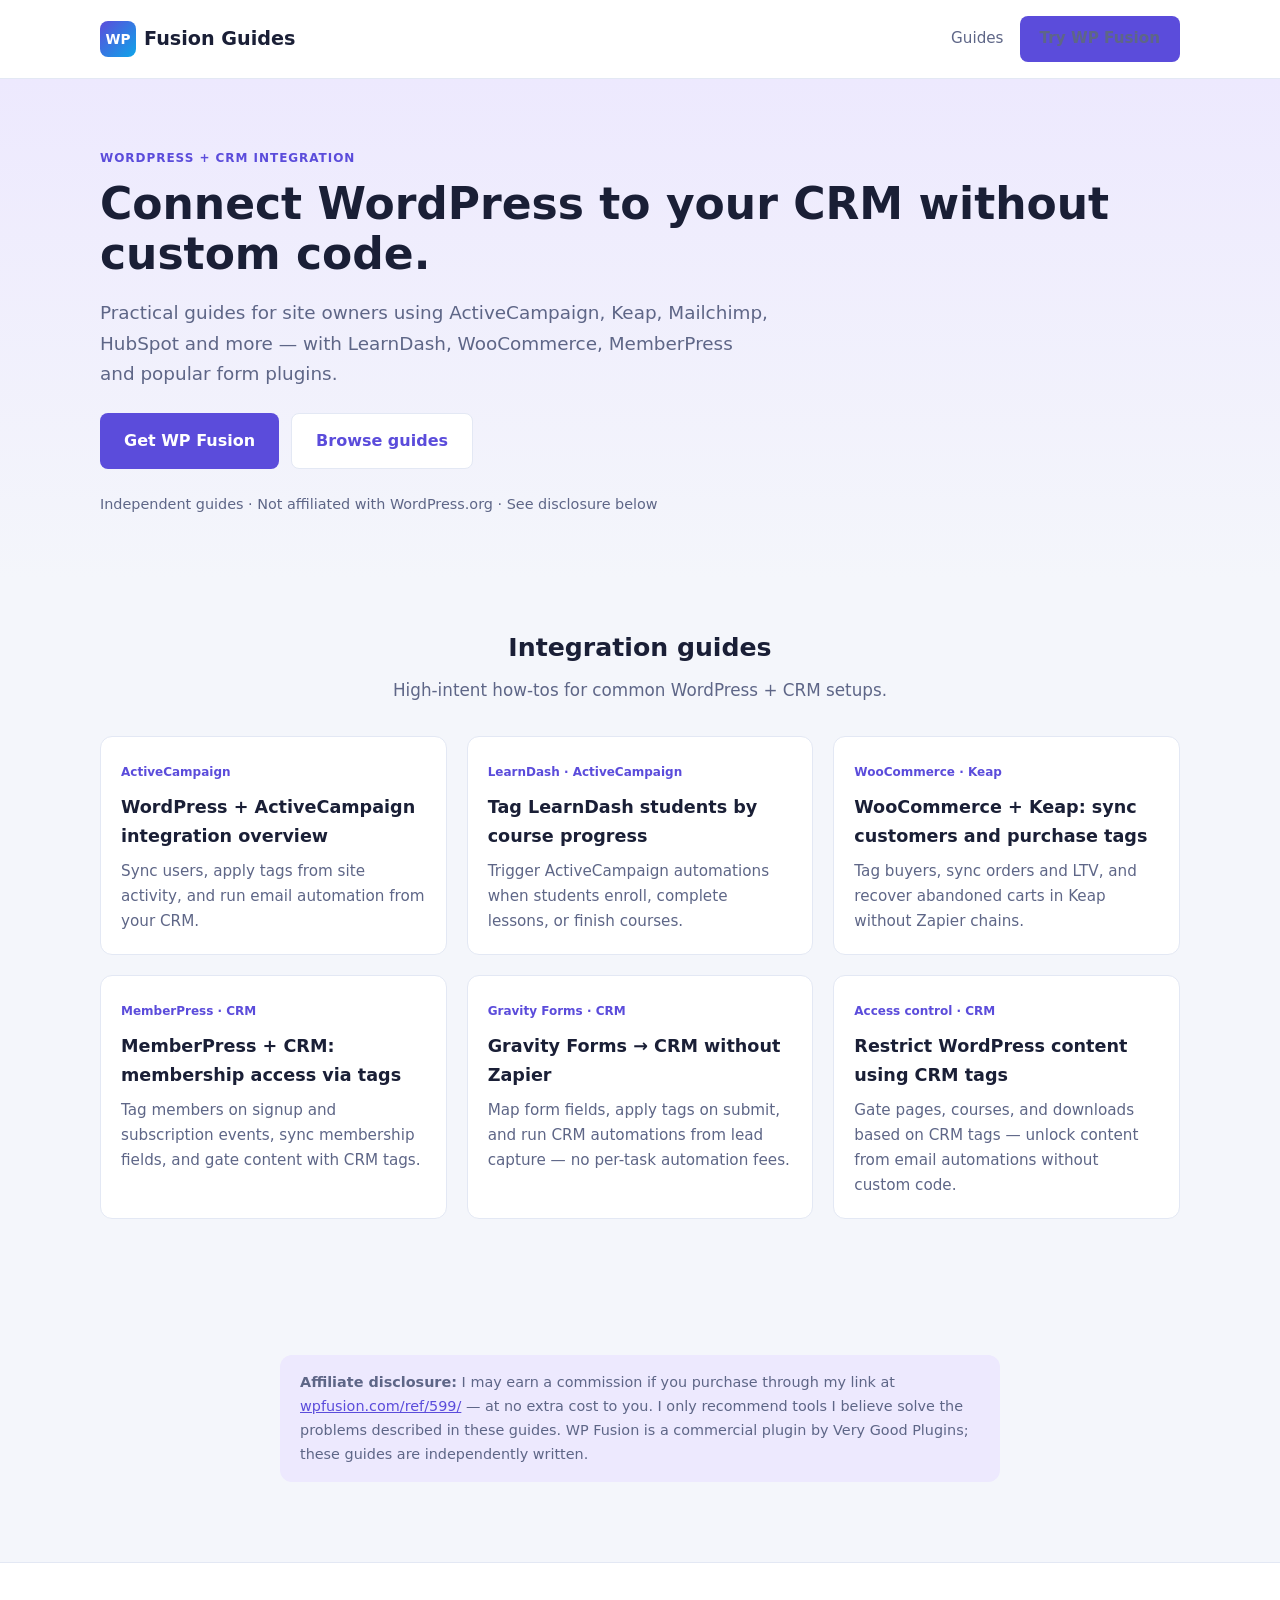
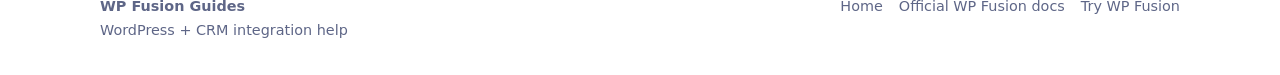
<file: site/index.html>
<!DOCTYPE html>
<html lang="en">
<head>
<!-- wpf-measurement -->
  <script async src="https://www.googletagmanager.com/gtag/js?id=G-9MG9GLR8RF"></script>
  <script src="js/analytics-config.js"></script>
  <script src="js/analytics.js"></script>
<!-- / wpf-measurement -->

  <meta charset="UTF-8">
  <meta name="viewport" content="width=device-width, initial-scale=1.0">
  <title>WP Fusion Guides — WordPress + CRM integration help</title>
  <meta name="description" content="Practical guides for connecting WordPress to ActiveCampaign, Keap, Mailchimp, HubSpot and more. LearnDash, WooCommerce, MemberPress and Gravity Forms integration tips.">
  <meta property="og:title" content="WP Fusion Guides — WordPress CRM integration">
  <meta property="og:description" content="Step-by-step guides for WordPress + CRM marketing automation.">
  <meta property="og:type" content="website">
  <meta property="og:url" content="https://gemmabailey03.github.io/wpfusion-guides/">
  <link rel="canonical" href="https://gemmabailey03.github.io/wpfusion-guides/">
  <link rel="stylesheet" href="css/style.css">
  <link rel="icon" href="data:image/svg+xml,<svg xmlns='http://www.w3.org/2000/svg' viewBox='0 0 100 100'><rect fill='%235b4cdb' width='100' height='100' rx='20'/><text x='50' y='62' font-size='36' text-anchor='middle' fill='white' font-family='sans-serif' font-weight='700'>WP</text></svg>">
</head>
<body>
  <header class="site-header">
    <div class="container inner">
      <a class="logo" href="index.html"><span class="logo-mark">WP</span> Fusion Guides</a>
      <nav class="nav">
        <a class="hide-mobile" href="#guides">Guides</a>
        <a class="btn btn-primary" href="https://wpfusion.com/ref/599/" rel="noopener sponsored">Try WP Fusion</a>
      </nav>
    </div>
  </header>

  <main>
    <section class="hero">
      <div class="container">
        <span class="eyebrow">WordPress + CRM integration</span>
        <h1>Connect WordPress to your CRM without custom code.</h1>
        <p class="lead">Practical guides for site owners using ActiveCampaign, Keap, Mailchimp, HubSpot and more — with LearnDash, WooCommerce, MemberPress and popular form plugins.</p>
        <div class="hero-actions">
          <a class="btn btn-primary btn-lg" href="https://wpfusion.com/ref/599/" rel="noopener sponsored">Get WP Fusion</a>
          <a class="btn btn-secondary btn-lg" href="#guides">Browse guides</a>
        </div>
        <p class="hero-note">Independent guides · Not affiliated with WordPress.org · See disclosure below</p>
      </div>
    </section>

    <section id="guides">
      <div class="container">
        <div class="section-title">
          <h2>Integration guides</h2>
          <p>High-intent how-tos for common WordPress + CRM setups.</p>
        </div>
        <div class="guide-grid">
          <a class="guide-card" href="guides/wordpress-activecampaign-integration.html">
            <span class="guide-tag">ActiveCampaign</span>
            <h3>WordPress + ActiveCampaign integration overview</h3>
            <p>Sync users, apply tags from site activity, and run email automation from your CRM.</p>
          </a>
          <a class="guide-card" href="guides/learndash-activecampaign-tags.html">
            <span class="guide-tag">LearnDash · ActiveCampaign</span>
            <h3>Tag LearnDash students by course progress</h3>
            <p>Trigger ActiveCampaign automations when students enroll, complete lessons, or finish courses.</p>
          </a>
          <a class="guide-card" href="guides/woocommerce-keap-integration.html">
            <span class="guide-tag">WooCommerce · Keap</span>
            <h3>WooCommerce + Keap: sync customers and purchase tags</h3>
            <p>Tag buyers, sync orders and LTV, and recover abandoned carts in Keap without Zapier chains.</p>
          </a>
          <a class="guide-card" href="guides/memberpress-crm-tags.html">
            <span class="guide-tag">MemberPress · CRM</span>
            <h3>MemberPress + CRM: membership access via tags</h3>
            <p>Tag members on signup and subscription events, sync membership fields, and gate content with CRM tags.</p>
          </a>
          <a class="guide-card" href="guides/gravity-forms-crm-without-zapier.html">
            <span class="guide-tag">Gravity Forms · CRM</span>
            <h3>Gravity Forms → CRM without Zapier</h3>
            <p>Map form fields, apply tags on submit, and run CRM automations from lead capture — no per-task automation fees.</p>
          </a>
          <a class="guide-card" href="guides/restrict-wordpress-content-crm-tags.html">
            <span class="guide-tag">Access control · CRM</span>
            <h3>Restrict WordPress content using CRM tags</h3>
            <p>Gate pages, courses, and downloads based on CRM tags — unlock content from email automations without custom code.</p>
          </a>
        </div>
      </div>
    </section>

    <section>
      <div class="container" style="max-width: 720px;">
        <div class="disclosure-box">
          <strong>Affiliate disclosure:</strong> I may earn a commission if you purchase through my link at
          <a href="https://wpfusion.com/ref/599/" rel="noopener sponsored">wpfusion.com/ref/599/</a> — at no extra cost to you.
          I only recommend tools I believe solve the problems described in these guides.
          WP Fusion is a commercial plugin by Very Good Plugins; these guides are independently written.
        </div>
      </div>
    </section>
  </main>

  <footer class="site-footer">
    <div class="container footer-grid">
      <div><strong>WP Fusion Guides</strong><br>WordPress + CRM integration help</div>
      <div class="footer-links">
        <a href="index.html">Home</a>
        <a href="https://wpfusion.com/documentation/" rel="noopener">Official WP Fusion docs</a>
        <a href="https://wpfusion.com/ref/599/" rel="noopener sponsored">Try WP Fusion</a>
      </div>
    </div>
  </footer>
</body>
</html>
</file>
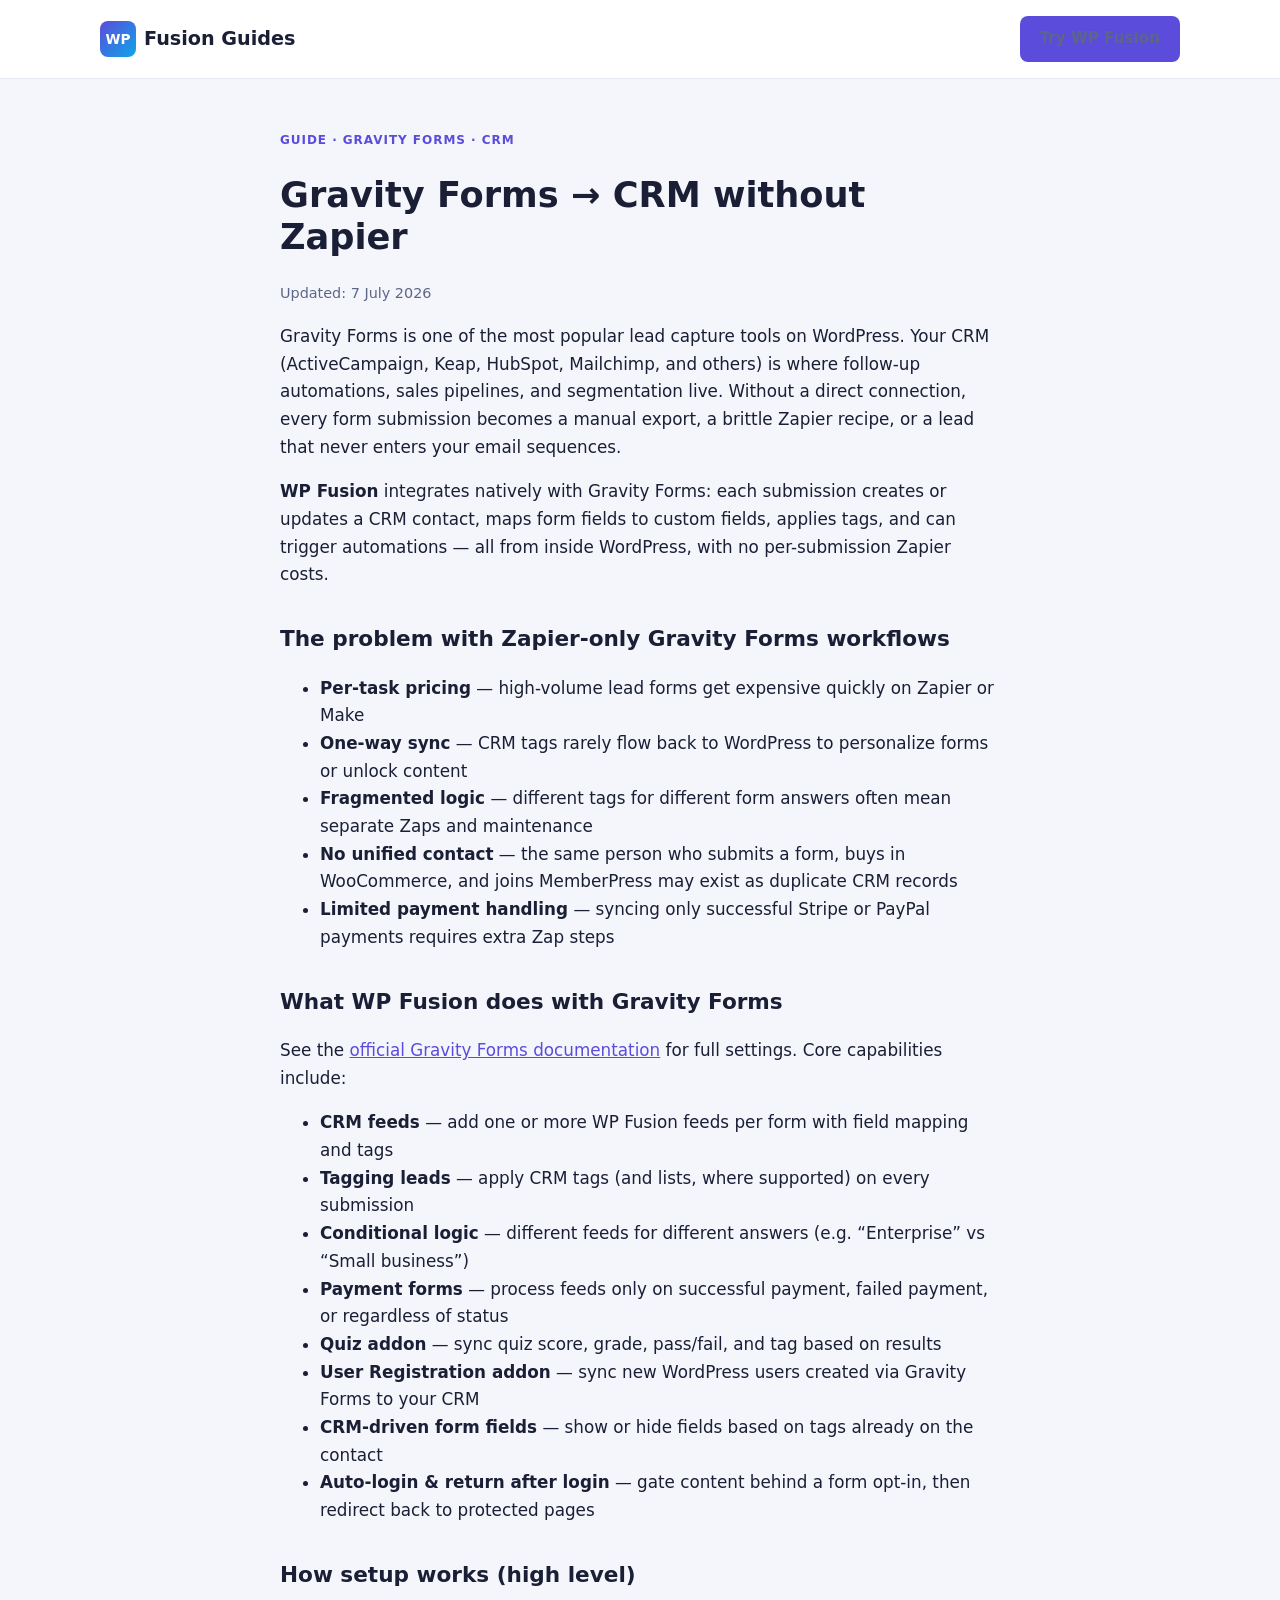
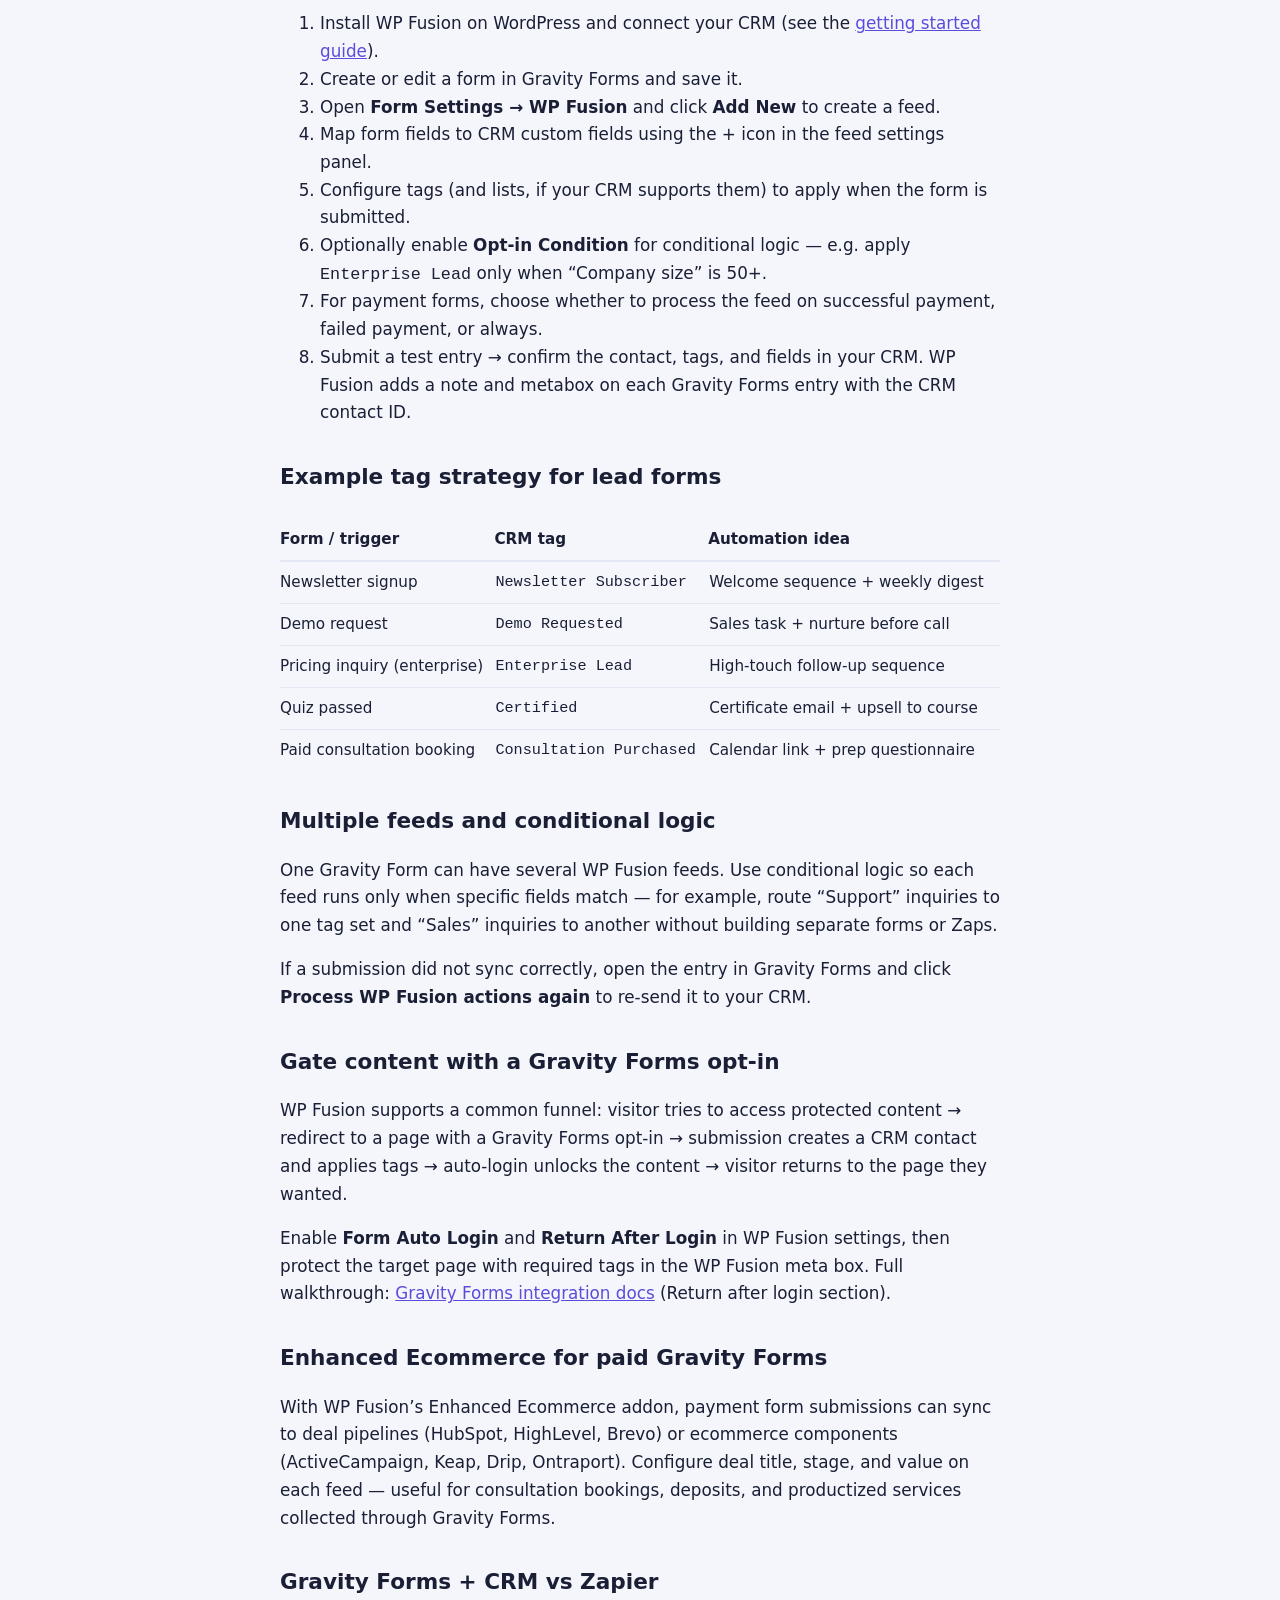
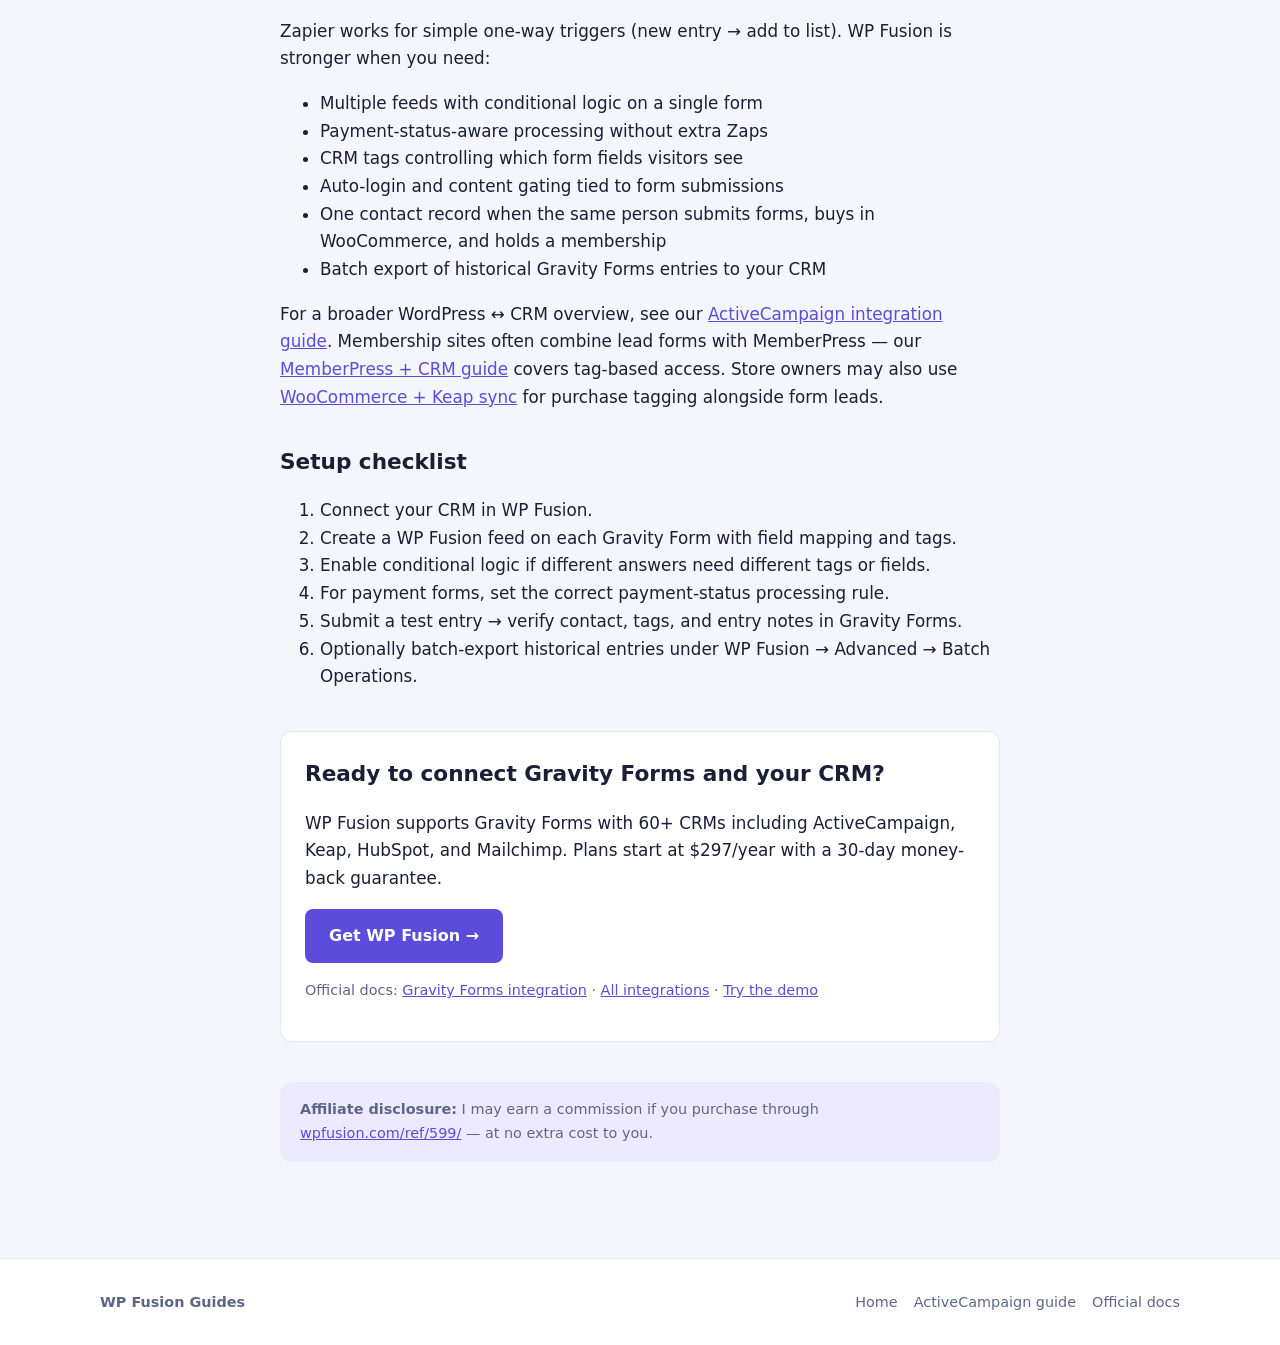
<file: site/guides/gravity-forms-crm-without-zapier.html>
<!DOCTYPE html>
<html lang="en">
<head>
<!-- wpf-measurement -->
  <script async src="https://www.googletagmanager.com/gtag/js?id=G-9MG9GLR8RF"></script>
  <script src="../js/analytics-config.js"></script>
  <script src="../js/analytics.js"></script>
<!-- / wpf-measurement -->

  <meta charset="UTF-8">
  <meta name="viewport" content="width=device-width, initial-scale=1.0">
  <title>Gravity Forms → CRM without Zapier — WP Fusion Guides</title>
  <meta name="description" content="Send Gravity Forms submissions to ActiveCampaign, Keap, HubSpot, and 60+ CRMs with tags and field mapping — no Zapier required. Step-by-step setup with WP Fusion.">
  <link rel="canonical" href="https://gemmabailey03.github.io/wpfusion-guides/guides/gravity-forms-crm-without-zapier.html">
  <link rel="stylesheet" href="../css/style.css">
</head>
<body>
  <header class="site-header">
    <div class="container inner">
      <a class="logo" href="../index.html"><span class="logo-mark">WP</span> Fusion Guides</a>
      <nav class="nav">
        <a class="btn btn-primary" href="https://wpfusion.com/ref/599/" rel="noopener sponsored">Try WP Fusion</a>
      </nav>
    </div>
  </header>

  <main class="legal-page">
    <div class="container" style="max-width: 720px;">
      <p class="eyebrow">Guide · Gravity Forms · CRM</p>
      <h1>Gravity Forms → CRM without Zapier</h1>
      <p class="updated">Updated: 7 July 2026</p>

      <p>Gravity Forms is one of the most popular lead capture tools on WordPress. Your CRM (ActiveCampaign, Keap, HubSpot, Mailchimp, and others) is where follow-up automations, sales pipelines, and segmentation live. Without a direct connection, every form submission becomes a manual export, a brittle Zapier recipe, or a lead that never enters your email sequences.</p>

      <p><strong>WP Fusion</strong> integrates natively with Gravity Forms: each submission creates or updates a CRM contact, maps form fields to custom fields, applies tags, and can trigger automations — all from inside WordPress, with no per-submission Zapier costs.</p>

      <h2>The problem with Zapier-only Gravity Forms workflows</h2>
      <ul>
        <li><strong>Per-task pricing</strong> — high-volume lead forms get expensive quickly on Zapier or Make</li>
        <li><strong>One-way sync</strong> — CRM tags rarely flow back to WordPress to personalize forms or unlock content</li>
        <li><strong>Fragmented logic</strong> — different tags for different form answers often mean separate Zaps and maintenance</li>
        <li><strong>No unified contact</strong> — the same person who submits a form, buys in WooCommerce, and joins MemberPress may exist as duplicate CRM records</li>
        <li><strong>Limited payment handling</strong> — syncing only successful Stripe or PayPal payments requires extra Zap steps</li>
      </ul>

      <h2>What WP Fusion does with Gravity Forms</h2>
      <p>See the <a href="https://wpfusion.com/documentation/lead-generation/gravity-forms/" rel="noopener">official Gravity Forms documentation</a> for full settings. Core capabilities include:</p>
      <ul>
        <li><strong>CRM feeds</strong> — add one or more WP Fusion feeds per form with field mapping and tags</li>
        <li><strong>Tagging leads</strong> — apply CRM tags (and lists, where supported) on every submission</li>
        <li><strong>Conditional logic</strong> — different feeds for different answers (e.g. “Enterprise” vs “Small business”)</li>
        <li><strong>Payment forms</strong> — process feeds only on successful payment, failed payment, or regardless of status</li>
        <li><strong>Quiz addon</strong> — sync quiz score, grade, pass/fail, and tag based on results</li>
        <li><strong>User Registration addon</strong> — sync new WordPress users created via Gravity Forms to your CRM</li>
        <li><strong>CRM-driven form fields</strong> — show or hide fields based on tags already on the contact</li>
        <li><strong>Auto-login &amp; return after login</strong> — gate content behind a form opt-in, then redirect back to protected pages</li>
      </ul>

      <h2>How setup works (high level)</h2>
      <ol>
        <li>Install WP Fusion on WordPress and connect your CRM (see the <a href="https://wpfusion.com/documentation/getting-started/" rel="noopener">getting started guide</a>).</li>
        <li>Create or edit a form in Gravity Forms and save it.</li>
        <li>Open <strong>Form Settings → WP Fusion</strong> and click <strong>Add New</strong> to create a feed.</li>
        <li>Map form fields to CRM custom fields using the + icon in the feed settings panel.</li>
        <li>Configure tags (and lists, if your CRM supports them) to apply when the form is submitted.</li>
        <li>Optionally enable <strong>Opt-in Condition</strong> for conditional logic — e.g. apply <code>Enterprise Lead</code> only when “Company size” is 50+.</li>
        <li>For payment forms, choose whether to process the feed on successful payment, failed payment, or always.</li>
        <li>Submit a test entry → confirm the contact, tags, and fields in your CRM. WP Fusion adds a note and metabox on each Gravity Forms entry with the CRM contact ID.</li>
      </ol>

      <h2>Example tag strategy for lead forms</h2>
      <table style="width:100%; border-collapse: collapse; margin: 1.5rem 0; font-size: 0.95rem;">
        <thead>
          <tr style="border-bottom: 2px solid var(--border); text-align: left;">
            <th style="padding: 0.5rem 0;">Form / trigger</th>
            <th style="padding: 0.5rem 0;">CRM tag</th>
            <th style="padding: 0.5rem 0;">Automation idea</th>
          </tr>
        </thead>
        <tbody>
          <tr style="border-bottom: 1px solid var(--border);"><td style="padding: 0.5rem 0;">Newsletter signup</td><td><code>Newsletter Subscriber</code></td><td>Welcome sequence + weekly digest</td></tr>
          <tr style="border-bottom: 1px solid var(--border);"><td style="padding: 0.5rem 0;">Demo request</td><td><code>Demo Requested</code></td><td>Sales task + nurture before call</td></tr>
          <tr style="border-bottom: 1px solid var(--border);"><td style="padding: 0.5rem 0;">Pricing inquiry (enterprise)</td><td><code>Enterprise Lead</code></td><td>High-touch follow-up sequence</td></tr>
          <tr style="border-bottom: 1px solid var(--border);"><td style="padding: 0.5rem 0;">Quiz passed</td><td><code>Certified</code></td><td>Certificate email + upsell to course</td></tr>
          <tr><td style="padding: 0.5rem 0;">Paid consultation booking</td><td><code>Consultation Purchased</code></td><td>Calendar link + prep questionnaire</td></tr>
        </tbody>
      </table>

      <h2>Multiple feeds and conditional logic</h2>
      <p>One Gravity Form can have several WP Fusion feeds. Use conditional logic so each feed runs only when specific fields match — for example, route “Support” inquiries to one tag set and “Sales” inquiries to another without building separate forms or Zaps.</p>
      <p>If a submission did not sync correctly, open the entry in Gravity Forms and click <strong>Process WP Fusion actions again</strong> to re-send it to your CRM.</p>

      <h2>Gate content with a Gravity Forms opt-in</h2>
      <p>WP Fusion supports a common funnel: visitor tries to access protected content → redirect to a page with a Gravity Forms opt-in → submission creates a CRM contact and applies tags → auto-login unlocks the content → visitor returns to the page they wanted.</p>
      <p>Enable <strong>Form Auto Login</strong> and <strong>Return After Login</strong> in WP Fusion settings, then protect the target page with required tags in the WP Fusion meta box. Full walkthrough: <a href="https://wpfusion.com/documentation/lead-generation/gravity-forms/" rel="noopener">Gravity Forms integration docs</a> (Return after login section).</p>

      <h2>Enhanced Ecommerce for paid Gravity Forms</h2>
      <p>With WP Fusion’s Enhanced Ecommerce addon, payment form submissions can sync to deal pipelines (HubSpot, HighLevel, Brevo) or ecommerce components (ActiveCampaign, Keap, Drip, Ontraport). Configure deal title, stage, and value on each feed — useful for consultation bookings, deposits, and productized services collected through Gravity Forms.</p>

      <h2>Gravity Forms + CRM vs Zapier</h2>
      <p>Zapier works for simple one-way triggers (new entry → add to list). WP Fusion is stronger when you need:</p>
      <ul>
        <li>Multiple feeds with conditional logic on a single form</li>
        <li>Payment-status-aware processing without extra Zaps</li>
        <li>CRM tags controlling which form fields visitors see</li>
        <li>Auto-login and content gating tied to form submissions</li>
        <li>One contact record when the same person submits forms, buys in WooCommerce, and holds a membership</li>
        <li>Batch export of historical Gravity Forms entries to your CRM</li>
      </ul>
      <p>For a broader WordPress ↔ CRM overview, see our <a href="wordpress-activecampaign-integration.html">ActiveCampaign integration guide</a>. Membership sites often combine lead forms with MemberPress — our <a href="memberpress-crm-tags.html">MemberPress + CRM guide</a> covers tag-based access. Store owners may also use <a href="woocommerce-keap-integration.html">WooCommerce + Keap sync</a> for purchase tagging alongside form leads.</p>

      <h2>Setup checklist</h2>
      <ol>
        <li>Connect your CRM in WP Fusion.</li>
        <li>Create a WP Fusion feed on each Gravity Form with field mapping and tags.</li>
        <li>Enable conditional logic if different answers need different tags or fields.</li>
        <li>For payment forms, set the correct payment-status processing rule.</li>
        <li>Submit a test entry → verify contact, tags, and entry notes in Gravity Forms.</li>
        <li>Optionally batch-export historical entries under WP Fusion → Advanced → Batch Operations.</li>
      </ol>

      <div class="cta-block">
        <h2 style="margin-top: 0;">Ready to connect Gravity Forms and your CRM?</h2>
        <p>WP Fusion supports Gravity Forms with 60+ CRMs including ActiveCampaign, Keap, HubSpot, and Mailchimp. Plans start at $297/year with a 30-day money-back guarantee.</p>
        <a class="btn btn-primary btn-lg" href="https://wpfusion.com/ref/599/" rel="noopener sponsored">Get WP Fusion →</a>
        <p style="font-size: 0.9rem; color: var(--muted); margin-top: 1rem;">Official docs: <a href="https://wpfusion.com/documentation/lead-generation/gravity-forms/" rel="noopener">Gravity Forms integration</a> · <a href="https://wpfusion.com/documentation/#integrations" rel="noopener">All integrations</a> · <a href="https://wpfusion.com/demo-signup/" rel="noopener">Try the demo</a></p>
      </div>

      <div class="disclosure-box">
        <strong>Affiliate disclosure:</strong> I may earn a commission if you purchase through
        <a href="https://wpfusion.com/ref/599/" rel="noopener sponsored">wpfusion.com/ref/599/</a> — at no extra cost to you.
      </div>
    </div>
  </main>

  <footer class="site-footer">
    <div class="container footer-grid">
      <div><strong>WP Fusion Guides</strong></div>
      <div class="footer-links">
        <a href="../index.html">Home</a>
        <a href="wordpress-activecampaign-integration.html">ActiveCampaign guide</a>
        <a href="https://wpfusion.com/documentation/lead-generation/gravity-forms/" rel="noopener">Official docs</a>
      </div>
    </div>
  </footer>
</body>
</html>
</file>
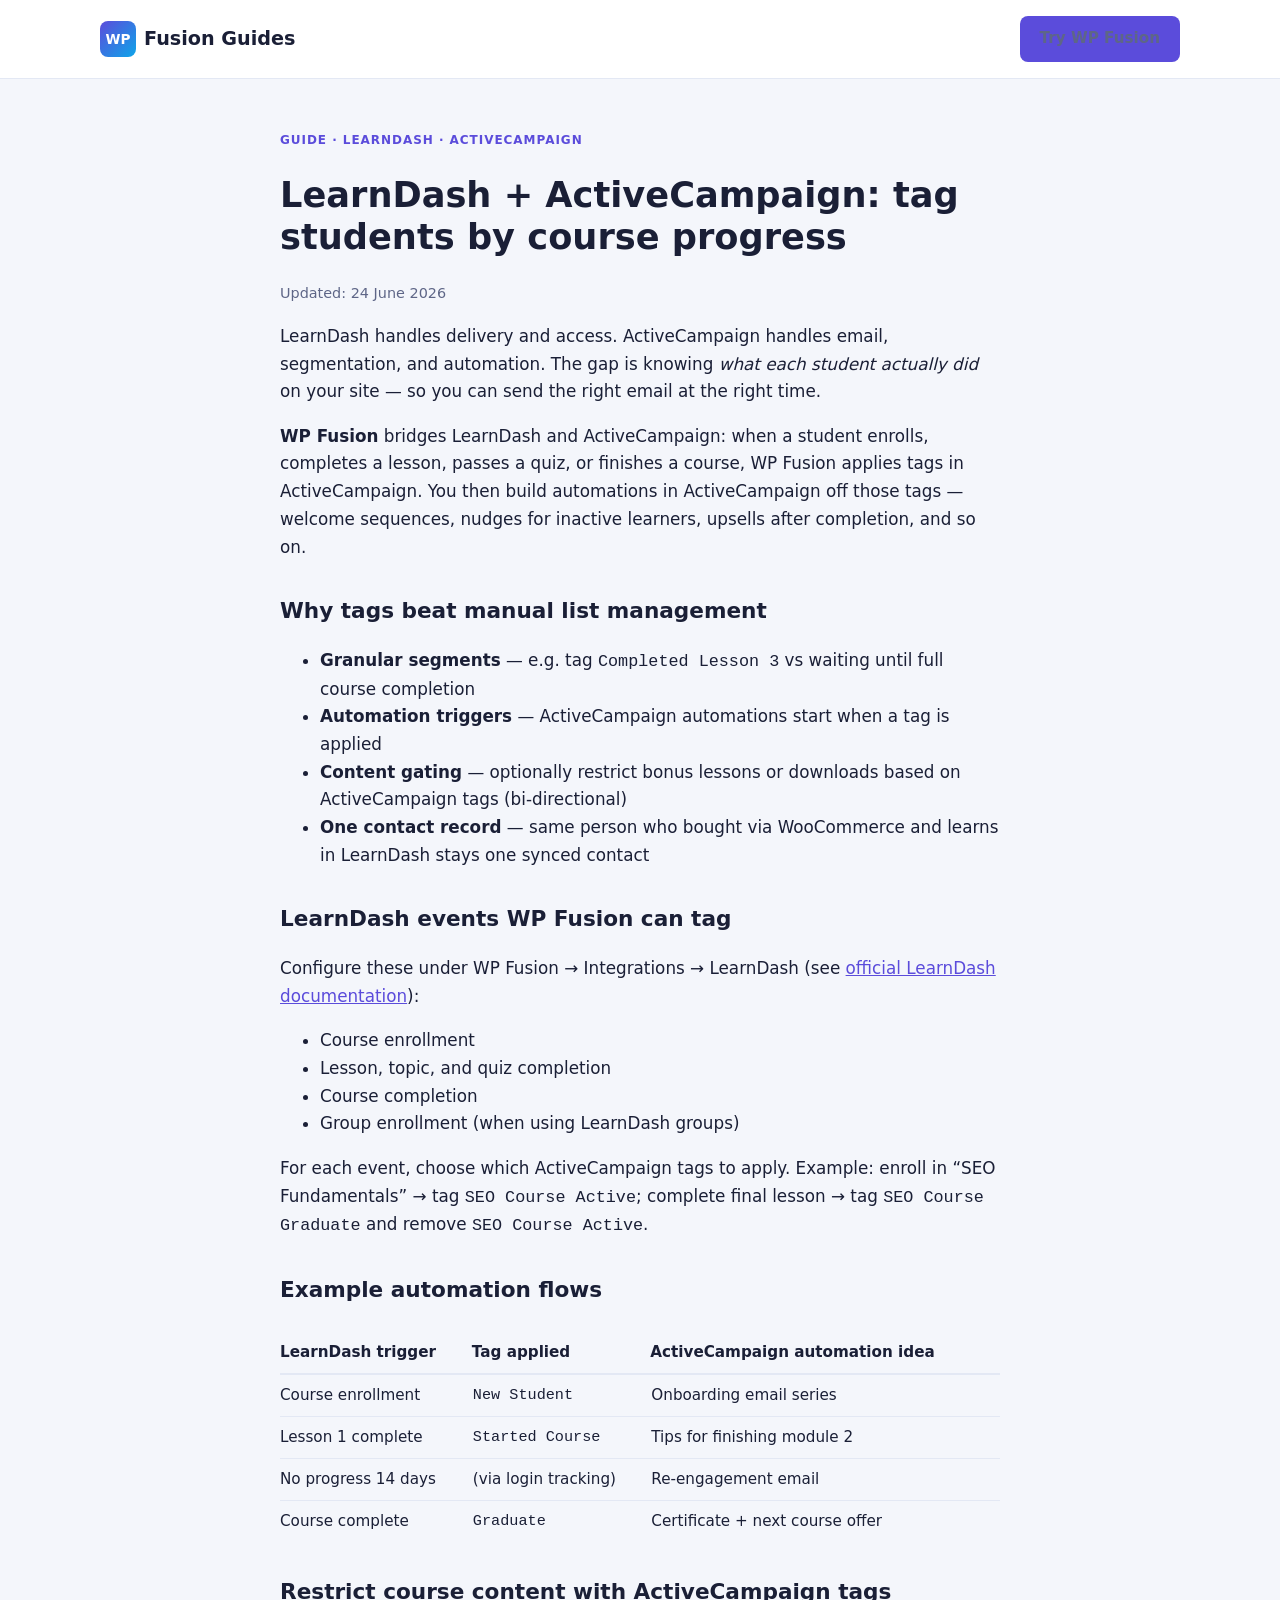
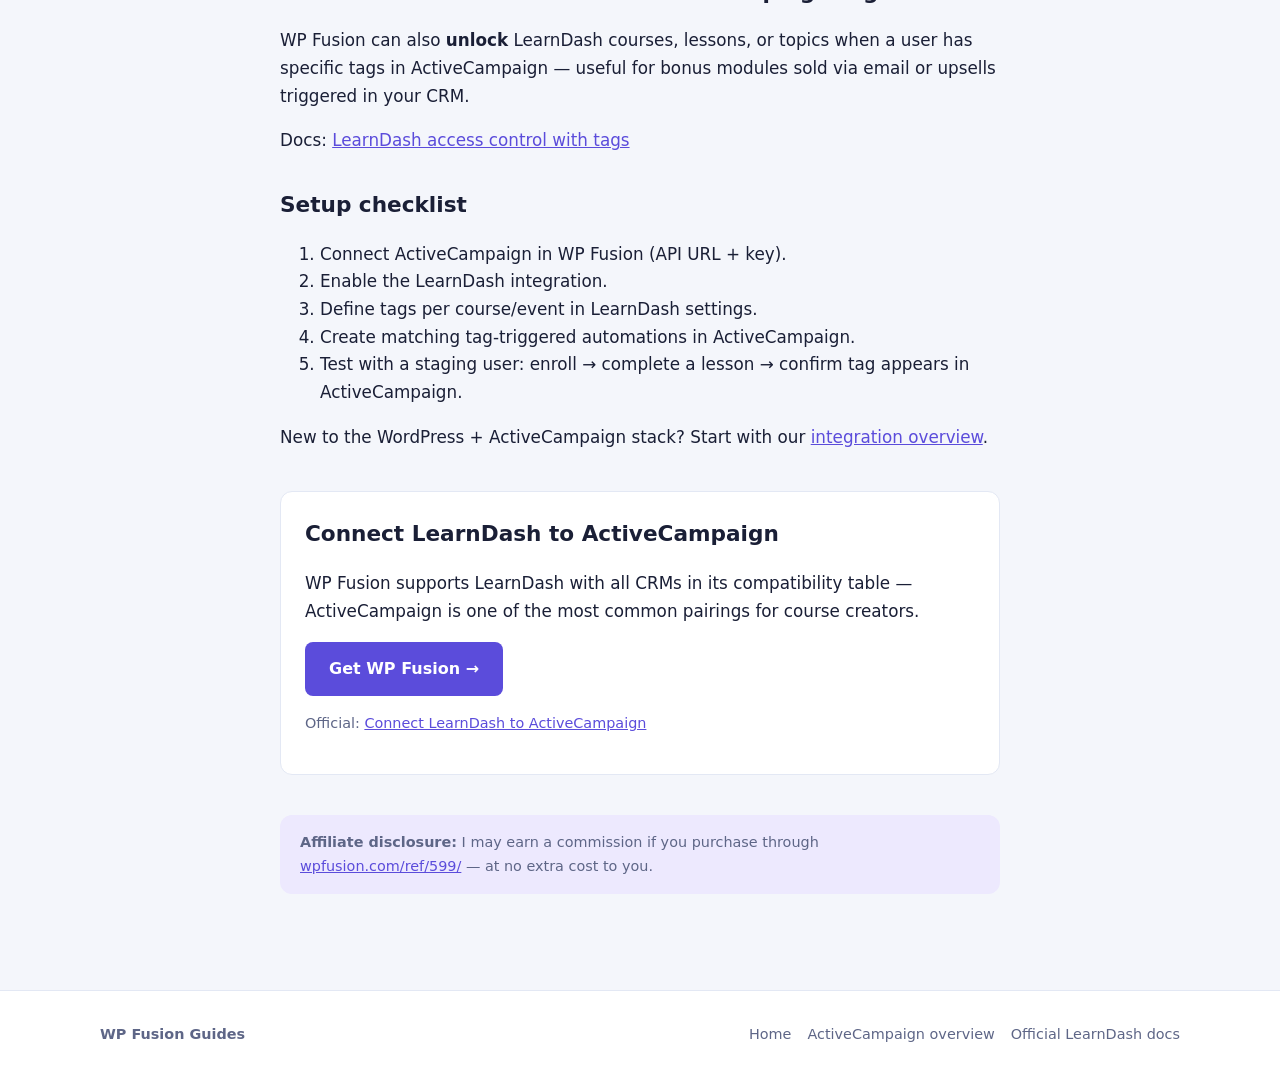
<file: site/guides/learndash-activecampaign-tags.html>
<!DOCTYPE html>
<html lang="en">
<head>
<!-- wpf-measurement -->
  <script async src="https://www.googletagmanager.com/gtag/js?id=G-9MG9GLR8RF"></script>
  <script src="../js/analytics-config.js"></script>
  <script src="../js/analytics.js"></script>
<!-- / wpf-measurement -->

  <meta charset="UTF-8">
  <meta name="viewport" content="width=device-width, initial-scale=1.0">
  <title>LearnDash + ActiveCampaign tags by course progress — WP Fusion Guides</title>
  <meta name="description" content="Tag LearnDash students in ActiveCampaign when they enroll, complete lessons, or finish courses. Trigger email automations based on real course progress.">
  <link rel="canonical" href="https://gemmabailey03.github.io/wpfusion-guides/guides/learndash-activecampaign-tags.html">
  <link rel="stylesheet" href="../css/style.css">
</head>
<body>
  <header class="site-header">
    <div class="container inner">
      <a class="logo" href="../index.html"><span class="logo-mark">WP</span> Fusion Guides</a>
      <nav class="nav">
        <a class="btn btn-primary" href="https://wpfusion.com/ref/599/" rel="noopener sponsored">Try WP Fusion</a>
      </nav>
    </div>
  </header>

  <main class="legal-page">
    <div class="container" style="max-width: 720px;">
      <p class="eyebrow">Guide · LearnDash · ActiveCampaign</p>
      <h1>LearnDash + ActiveCampaign: tag students by course progress</h1>
      <p class="updated">Updated: 24 June 2026</p>

      <p>LearnDash handles delivery and access. ActiveCampaign handles email, segmentation, and automation. The gap is knowing <em>what each student actually did</em> on your site — so you can send the right email at the right time.</p>

      <p><strong>WP Fusion</strong> bridges LearnDash and ActiveCampaign: when a student enrolls, completes a lesson, passes a quiz, or finishes a course, WP Fusion applies tags in ActiveCampaign. You then build automations in ActiveCampaign off those tags — welcome sequences, nudges for inactive learners, upsells after completion, and so on.</p>

      <h2>Why tags beat manual list management</h2>
      <ul>
        <li><strong>Granular segments</strong> — e.g. tag <code>Completed Lesson 3</code> vs waiting until full course completion</li>
        <li><strong>Automation triggers</strong> — ActiveCampaign automations start when a tag is applied</li>
        <li><strong>Content gating</strong> — optionally restrict bonus lessons or downloads based on ActiveCampaign tags (bi-directional)</li>
        <li><strong>One contact record</strong> — same person who bought via WooCommerce and learns in LearnDash stays one synced contact</li>
      </ul>

      <h2>LearnDash events WP Fusion can tag</h2>
      <p>Configure these under WP Fusion → Integrations → LearnDash (see <a href="https://wpfusion.com/documentation/learning-management/learndash/" rel="noopener">official LearnDash documentation</a>):</p>
      <ul>
        <li>Course enrollment</li>
        <li>Lesson, topic, and quiz completion</li>
        <li>Course completion</li>
        <li>Group enrollment (when using LearnDash groups)</li>
      </ul>
      <p>For each event, choose which ActiveCampaign tags to apply. Example: enroll in “SEO Fundamentals” → tag <code>SEO Course Active</code>; complete final lesson → tag <code>SEO Course Graduate</code> and remove <code>SEO Course Active</code>.</p>

      <h2>Example automation flows</h2>
      <table style="width:100%; border-collapse: collapse; margin: 1.5rem 0; font-size: 0.95rem;">
        <thead>
          <tr style="border-bottom: 2px solid var(--border); text-align: left;">
            <th style="padding: 0.5rem 0;">LearnDash trigger</th>
            <th style="padding: 0.5rem 0;">Tag applied</th>
            <th style="padding: 0.5rem 0;">ActiveCampaign automation idea</th>
          </tr>
        </thead>
        <tbody>
          <tr style="border-bottom: 1px solid var(--border);"><td style="padding: 0.5rem 0;">Course enrollment</td><td><code>New Student</code></td><td>Onboarding email series</td></tr>
          <tr style="border-bottom: 1px solid var(--border);"><td style="padding: 0.5rem 0;">Lesson 1 complete</td><td><code>Started Course</code></td><td>Tips for finishing module 2</td></tr>
          <tr style="border-bottom: 1px solid var(--border);"><td style="padding: 0.5rem 0;">No progress 14 days</td><td>(via login tracking)</td><td>Re-engagement email</td></tr>
          <tr><td style="padding: 0.5rem 0;">Course complete</td><td><code>Graduate</code></td><td>Certificate + next course offer</td></tr>
        </tbody>
      </table>

      <h2>Restrict course content with ActiveCampaign tags</h2>
      <p>WP Fusion can also <strong>unlock</strong> LearnDash courses, lessons, or topics when a user has specific tags in ActiveCampaign — useful for bonus modules sold via email or upsells triggered in your CRM.</p>
      <p>Docs: <a href="https://wpfusion.com/documentation/learning-management/learndash/#courses-lessons-topics" rel="noopener">LearnDash access control with tags</a></p>

      <h2>Setup checklist</h2>
      <ol>
        <li>Connect ActiveCampaign in WP Fusion (API URL + key).</li>
        <li>Enable the LearnDash integration.</li>
        <li>Define tags per course/event in LearnDash settings.</li>
        <li>Create matching tag-triggered automations in ActiveCampaign.</li>
        <li>Test with a staging user: enroll → complete a lesson → confirm tag appears in ActiveCampaign.</li>
      </ol>

      <p>New to the WordPress + ActiveCampaign stack? Start with our <a href="wordpress-activecampaign-integration.html">integration overview</a>.</p>

      <div class="cta-block">
        <h2 style="margin-top: 0;">Connect LearnDash to ActiveCampaign</h2>
        <p>WP Fusion supports LearnDash with all CRMs in its compatibility table — ActiveCampaign is one of the most common pairings for course creators.</p>
        <a class="btn btn-primary btn-lg" href="https://wpfusion.com/ref/599/" rel="noopener sponsored">Get WP Fusion →</a>
        <p style="font-size: 0.9rem; color: var(--muted); margin-top: 1rem;">Official: <a href="https://wpfusion.com/connect/connect-learndash-to-activecampaign/" rel="noopener">Connect LearnDash to ActiveCampaign</a></p>
      </div>

      <div class="disclosure-box">
        <strong>Affiliate disclosure:</strong> I may earn a commission if you purchase through
        <a href="https://wpfusion.com/ref/599/" rel="noopener sponsored">wpfusion.com/ref/599/</a> — at no extra cost to you.
      </div>
    </div>
  </main>

  <footer class="site-footer">
    <div class="container footer-grid">
      <div><strong>WP Fusion Guides</strong></div>
      <div class="footer-links">
        <a href="../index.html">Home</a>
        <a href="wordpress-activecampaign-integration.html">ActiveCampaign overview</a>
        <a href="https://wpfusion.com/documentation/learning-management/learndash/" rel="noopener">Official LearnDash docs</a>
      </div>
    </div>
  </footer>
</body>
</html>
</file>
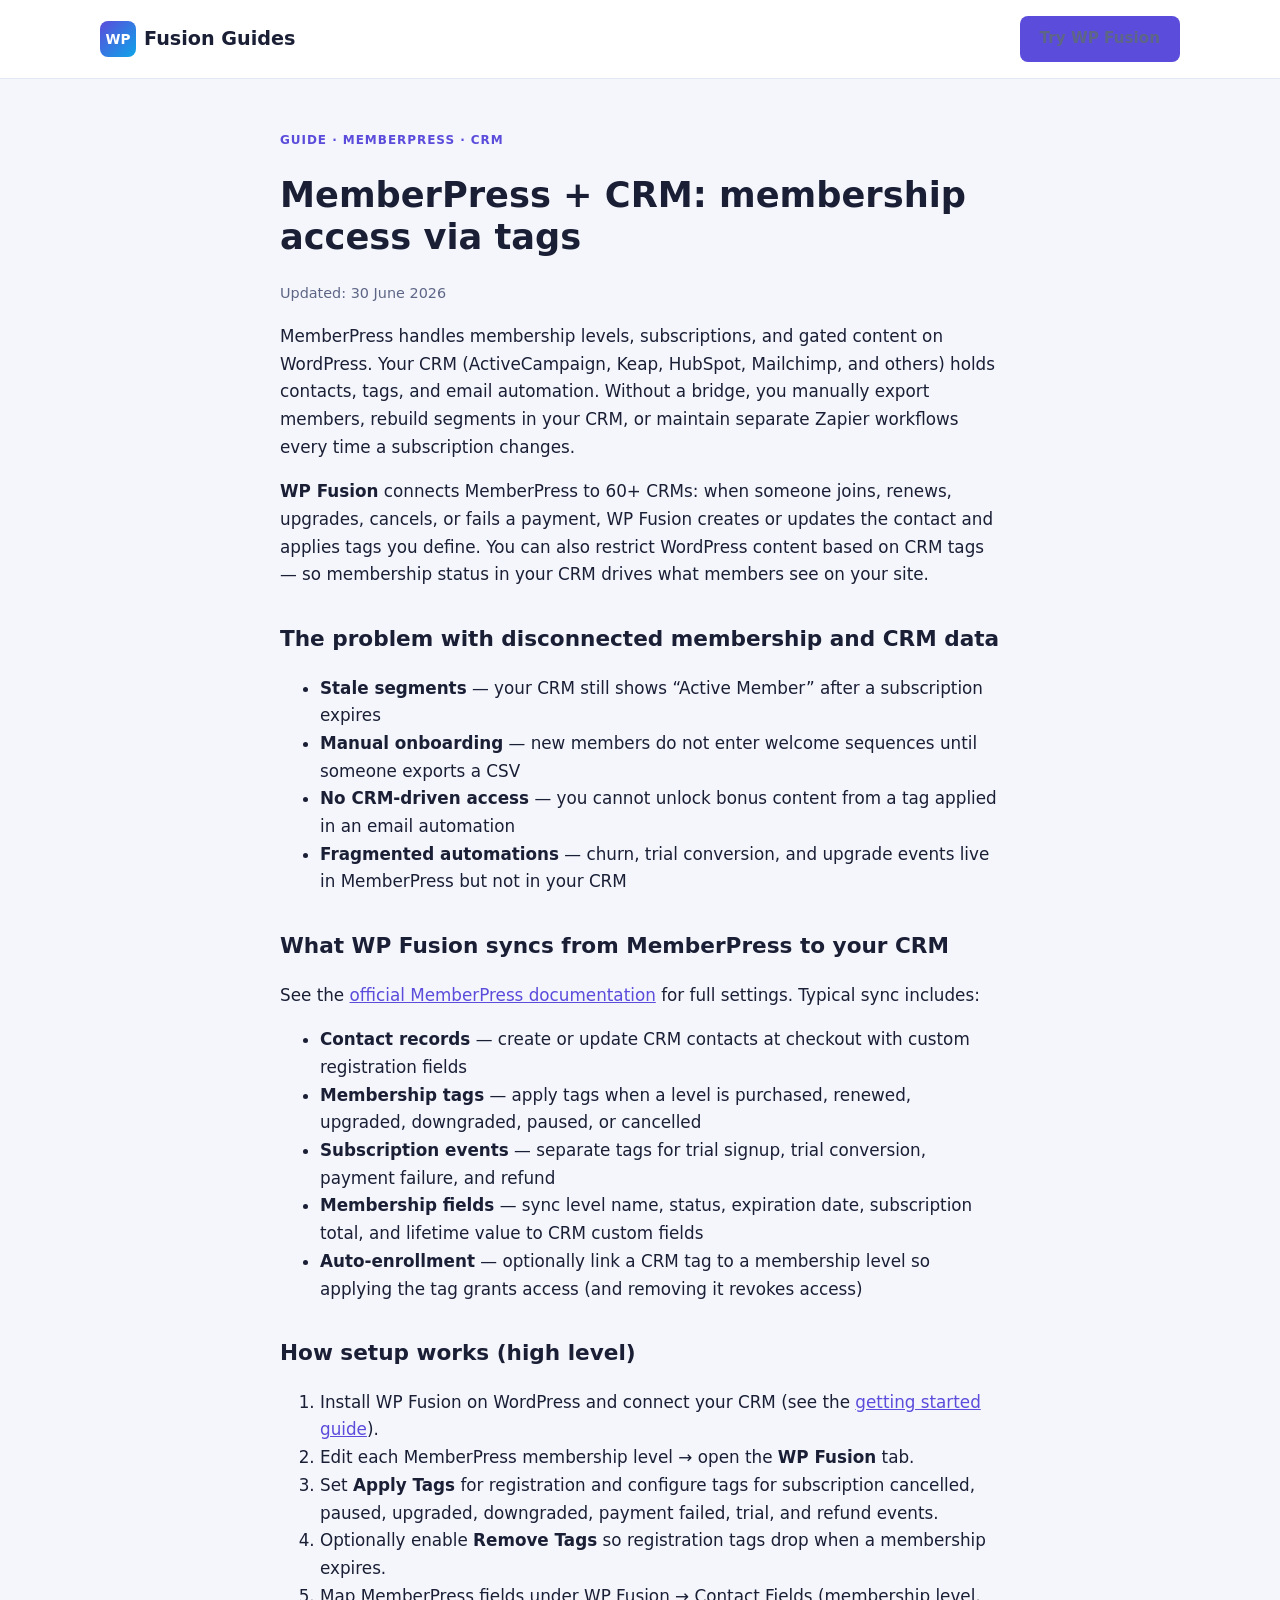
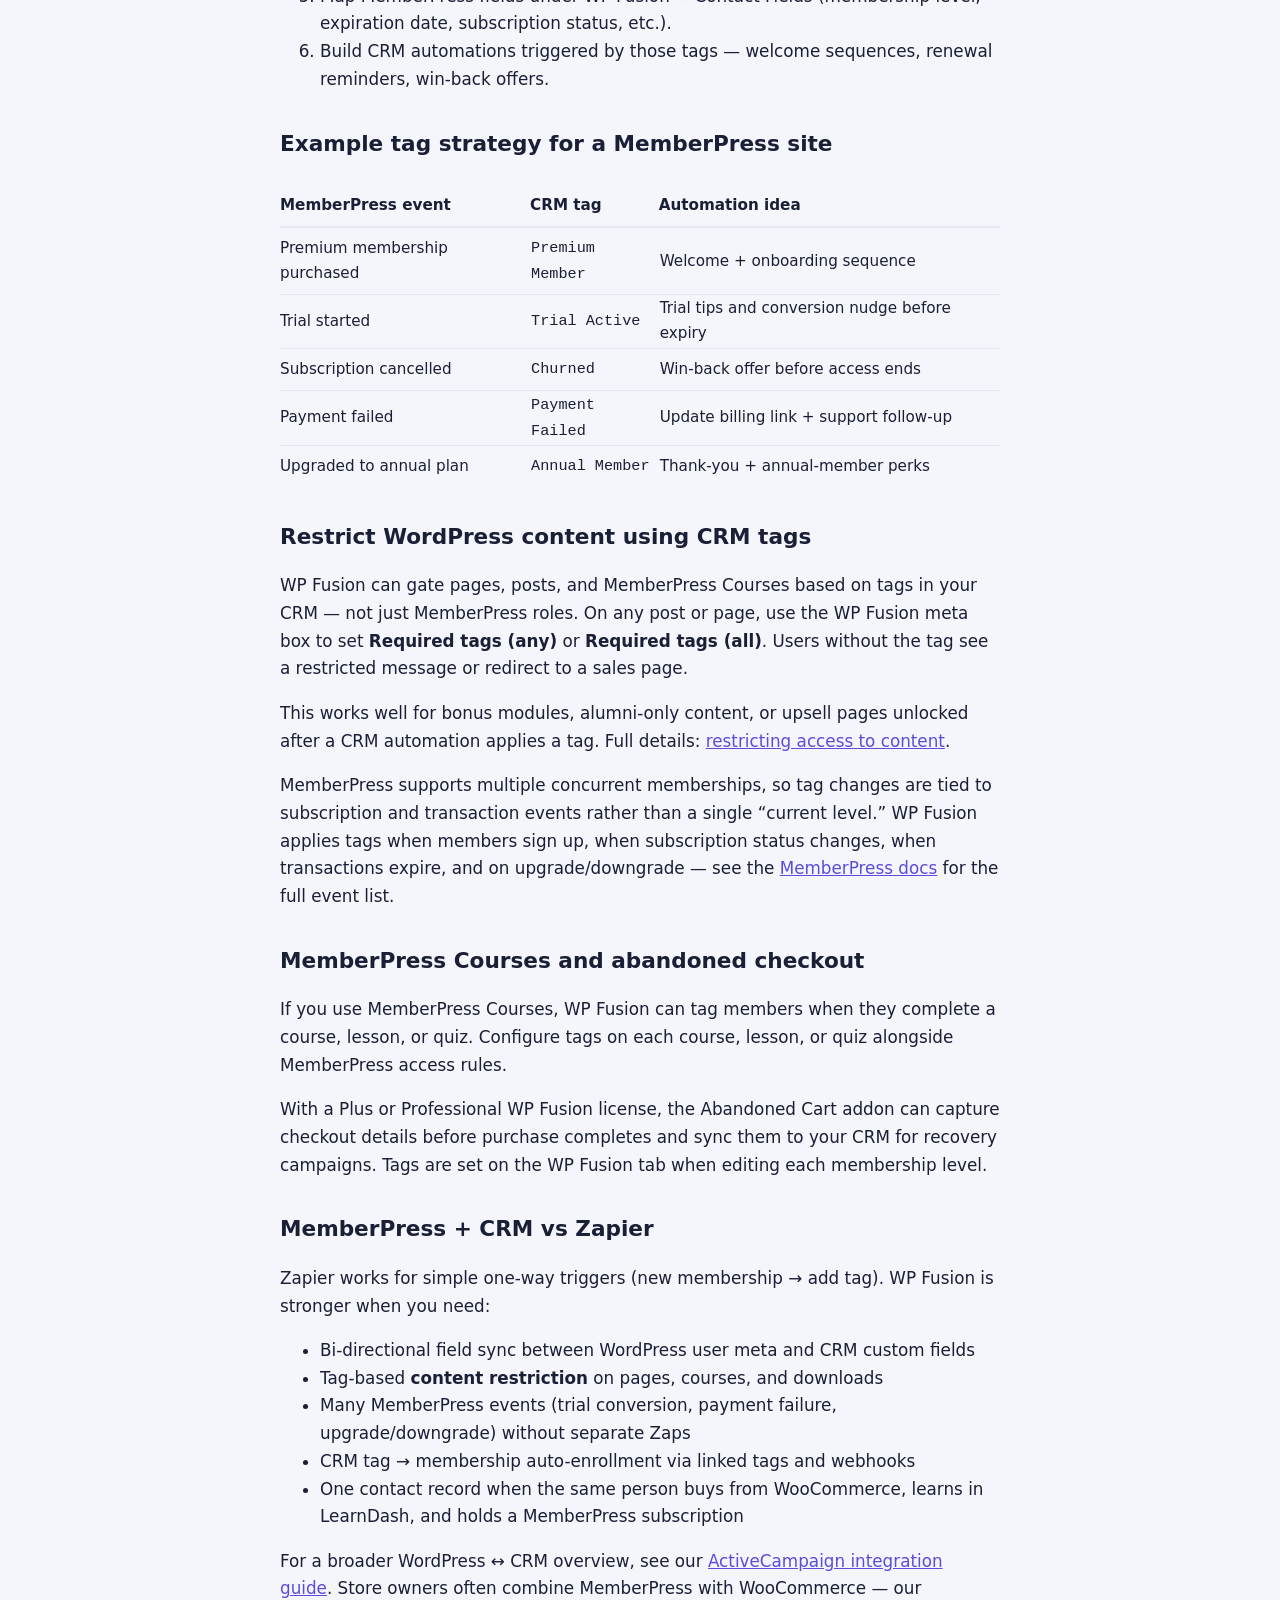
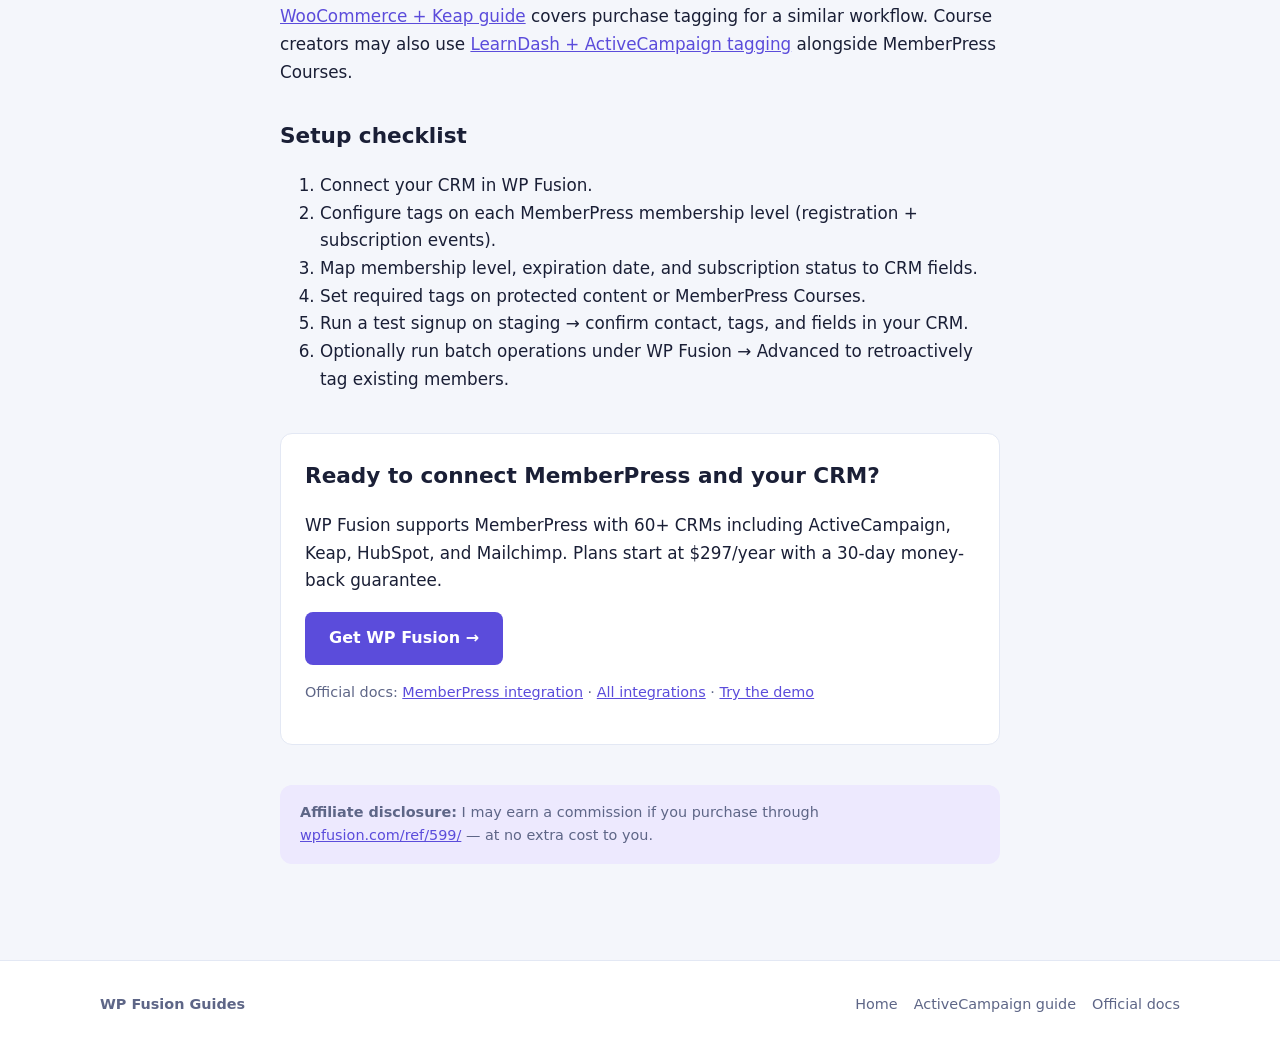
<file: site/guides/memberpress-crm-tags.html>
<!DOCTYPE html>
<html lang="en">
<head>
<!-- wpf-measurement -->
  <script async src="https://www.googletagmanager.com/gtag/js?id=G-9MG9GLR8RF"></script>
  <script src="../js/analytics-config.js"></script>
  <script src="../js/analytics.js"></script>
<!-- / wpf-measurement -->

  <meta charset="UTF-8">
  <meta name="viewport" content="width=device-width, initial-scale=1.0">
  <title>MemberPress + CRM: membership access via tags — WP Fusion Guides</title>
  <meta name="description" content="Connect MemberPress to your CRM with WP Fusion: tag members on signup, sync subscription status, and control content access using CRM tags without custom code.">
  <link rel="canonical" href="https://gemmabailey03.github.io/wpfusion-guides/guides/memberpress-crm-tags.html">
  <link rel="stylesheet" href="../css/style.css">
</head>
<body>
  <header class="site-header">
    <div class="container inner">
      <a class="logo" href="../index.html"><span class="logo-mark">WP</span> Fusion Guides</a>
      <nav class="nav">
        <a class="btn btn-primary" href="https://wpfusion.com/ref/599/" rel="noopener sponsored">Try WP Fusion</a>
      </nav>
    </div>
  </header>

  <main class="legal-page">
    <div class="container" style="max-width: 720px;">
      <p class="eyebrow">Guide · MemberPress · CRM</p>
      <h1>MemberPress + CRM: membership access via tags</h1>
      <p class="updated">Updated: 30 June 2026</p>

      <p>MemberPress handles membership levels, subscriptions, and gated content on WordPress. Your CRM (ActiveCampaign, Keap, HubSpot, Mailchimp, and others) holds contacts, tags, and email automation. Without a bridge, you manually export members, rebuild segments in your CRM, or maintain separate Zapier workflows every time a subscription changes.</p>

      <p><strong>WP Fusion</strong> connects MemberPress to 60+ CRMs: when someone joins, renews, upgrades, cancels, or fails a payment, WP Fusion creates or updates the contact and applies tags you define. You can also restrict WordPress content based on CRM tags — so membership status in your CRM drives what members see on your site.</p>

      <h2>The problem with disconnected membership and CRM data</h2>
      <ul>
        <li><strong>Stale segments</strong> — your CRM still shows “Active Member” after a subscription expires</li>
        <li><strong>Manual onboarding</strong> — new members do not enter welcome sequences until someone exports a CSV</li>
        <li><strong>No CRM-driven access</strong> — you cannot unlock bonus content from a tag applied in an email automation</li>
        <li><strong>Fragmented automations</strong> — churn, trial conversion, and upgrade events live in MemberPress but not in your CRM</li>
      </ul>

      <h2>What WP Fusion syncs from MemberPress to your CRM</h2>
      <p>See the <a href="https://wpfusion.com/documentation/membership/memberpress/" rel="noopener">official MemberPress documentation</a> for full settings. Typical sync includes:</p>
      <ul>
        <li><strong>Contact records</strong> — create or update CRM contacts at checkout with custom registration fields</li>
        <li><strong>Membership tags</strong> — apply tags when a level is purchased, renewed, upgraded, downgraded, paused, or cancelled</li>
        <li><strong>Subscription events</strong> — separate tags for trial signup, trial conversion, payment failure, and refund</li>
        <li><strong>Membership fields</strong> — sync level name, status, expiration date, subscription total, and lifetime value to CRM custom fields</li>
        <li><strong>Auto-enrollment</strong> — optionally link a CRM tag to a membership level so applying the tag grants access (and removing it revokes access)</li>
      </ul>

      <h2>How setup works (high level)</h2>
      <ol>
        <li>Install WP Fusion on WordPress and connect your CRM (see the <a href="https://wpfusion.com/documentation/getting-started/" rel="noopener">getting started guide</a>).</li>
        <li>Edit each MemberPress membership level → open the <strong>WP Fusion</strong> tab.</li>
        <li>Set <strong>Apply Tags</strong> for registration and configure tags for subscription cancelled, paused, upgraded, downgraded, payment failed, trial, and refund events.</li>
        <li>Optionally enable <strong>Remove Tags</strong> so registration tags drop when a membership expires.</li>
        <li>Map MemberPress fields under WP Fusion → Contact Fields (membership level, expiration date, subscription status, etc.).</li>
        <li>Build CRM automations triggered by those tags — welcome sequences, renewal reminders, win-back offers.</li>
      </ol>

      <h2>Example tag strategy for a MemberPress site</h2>
      <table style="width:100%; border-collapse: collapse; margin: 1.5rem 0; font-size: 0.95rem;">
        <thead>
          <tr style="border-bottom: 2px solid var(--border); text-align: left;">
            <th style="padding: 0.5rem 0;">MemberPress event</th>
            <th style="padding: 0.5rem 0;">CRM tag</th>
            <th style="padding: 0.5rem 0;">Automation idea</th>
          </tr>
        </thead>
        <tbody>
          <tr style="border-bottom: 1px solid var(--border);"><td style="padding: 0.5rem 0;">Premium membership purchased</td><td><code>Premium Member</code></td><td>Welcome + onboarding sequence</td></tr>
          <tr style="border-bottom: 1px solid var(--border);"><td style="padding: 0.5rem 0;">Trial started</td><td><code>Trial Active</code></td><td>Trial tips and conversion nudge before expiry</td></tr>
          <tr style="border-bottom: 1px solid var(--border);"><td style="padding: 0.5rem 0;">Subscription cancelled</td><td><code>Churned</code></td><td>Win-back offer before access ends</td></tr>
          <tr style="border-bottom: 1px solid var(--border);"><td style="padding: 0.5rem 0;">Payment failed</td><td><code>Payment Failed</code></td><td>Update billing link + support follow-up</td></tr>
          <tr><td style="padding: 0.5rem 0;">Upgraded to annual plan</td><td><code>Annual Member</code></td><td>Thank-you + annual-member perks</td></tr>
        </tbody>
      </table>

      <h2>Restrict WordPress content using CRM tags</h2>
      <p>WP Fusion can gate pages, posts, and MemberPress Courses based on tags in your CRM — not just MemberPress roles. On any post or page, use the WP Fusion meta box to set <strong>Required tags (any)</strong> or <strong>Required tags (all)</strong>. Users without the tag see a restricted message or redirect to a sales page.</p>
      <p>This works well for bonus modules, alumni-only content, or upsell pages unlocked after a CRM automation applies a tag. Full details: <a href="https://wpfusion.com/documentation/getting-started/access-control/" rel="noopener">restricting access to content</a>.</p>
      <p>MemberPress supports multiple concurrent memberships, so tag changes are tied to subscription and transaction events rather than a single “current level.” WP Fusion applies tags when members sign up, when subscription status changes, when transactions expire, and on upgrade/downgrade — see the <a href="https://wpfusion.com/documentation/membership/memberpress/" rel="noopener">MemberPress docs</a> for the full event list.</p>

      <h2>MemberPress Courses and abandoned checkout</h2>
      <p>If you use MemberPress Courses, WP Fusion can tag members when they complete a course, lesson, or quiz. Configure tags on each course, lesson, or quiz alongside MemberPress access rules.</p>
      <p>With a Plus or Professional WP Fusion license, the Abandoned Cart addon can capture checkout details before purchase completes and sync them to your CRM for recovery campaigns. Tags are set on the WP Fusion tab when editing each membership level.</p>

      <h2>MemberPress + CRM vs Zapier</h2>
      <p>Zapier works for simple one-way triggers (new membership → add tag). WP Fusion is stronger when you need:</p>
      <ul>
        <li>Bi-directional field sync between WordPress user meta and CRM custom fields</li>
        <li>Tag-based <strong>content restriction</strong> on pages, courses, and downloads</li>
        <li>Many MemberPress events (trial conversion, payment failure, upgrade/downgrade) without separate Zaps</li>
        <li>CRM tag → membership auto-enrollment via linked tags and webhooks</li>
        <li>One contact record when the same person buys from WooCommerce, learns in LearnDash, and holds a MemberPress subscription</li>
      </ul>
      <p>For a broader WordPress ↔ CRM overview, see our <a href="wordpress-activecampaign-integration.html">ActiveCampaign integration guide</a>. Store owners often combine MemberPress with WooCommerce — our <a href="woocommerce-keap-integration.html">WooCommerce + Keap guide</a> covers purchase tagging for a similar workflow. Course creators may also use <a href="learndash-activecampaign-tags.html">LearnDash + ActiveCampaign tagging</a> alongside MemberPress Courses.</p>

      <h2>Setup checklist</h2>
      <ol>
        <li>Connect your CRM in WP Fusion.</li>
        <li>Configure tags on each MemberPress membership level (registration + subscription events).</li>
        <li>Map membership level, expiration date, and subscription status to CRM fields.</li>
        <li>Set required tags on protected content or MemberPress Courses.</li>
        <li>Run a test signup on staging → confirm contact, tags, and fields in your CRM.</li>
        <li>Optionally run batch operations under WP Fusion → Advanced to retroactively tag existing members.</li>
      </ol>

      <div class="cta-block">
        <h2 style="margin-top: 0;">Ready to connect MemberPress and your CRM?</h2>
        <p>WP Fusion supports MemberPress with 60+ CRMs including ActiveCampaign, Keap, HubSpot, and Mailchimp. Plans start at $297/year with a 30-day money-back guarantee.</p>
        <a class="btn btn-primary btn-lg" href="https://wpfusion.com/ref/599/" rel="noopener sponsored">Get WP Fusion →</a>
        <p style="font-size: 0.9rem; color: var(--muted); margin-top: 1rem;">Official docs: <a href="https://wpfusion.com/documentation/membership/memberpress/" rel="noopener">MemberPress integration</a> · <a href="https://wpfusion.com/documentation/#integrations" rel="noopener">All integrations</a> · <a href="https://wpfusion.com/demo-signup/" rel="noopener">Try the demo</a></p>
      </div>

      <div class="disclosure-box">
        <strong>Affiliate disclosure:</strong> I may earn a commission if you purchase through
        <a href="https://wpfusion.com/ref/599/" rel="noopener sponsored">wpfusion.com/ref/599/</a> — at no extra cost to you.
      </div>
    </div>
  </main>

  <footer class="site-footer">
    <div class="container footer-grid">
      <div><strong>WP Fusion Guides</strong></div>
      <div class="footer-links">
        <a href="../index.html">Home</a>
        <a href="wordpress-activecampaign-integration.html">ActiveCampaign guide</a>
        <a href="https://wpfusion.com/documentation/membership/memberpress/" rel="noopener">Official docs</a>
      </div>
    </div>
  </footer>
</body>
</html>
</file>
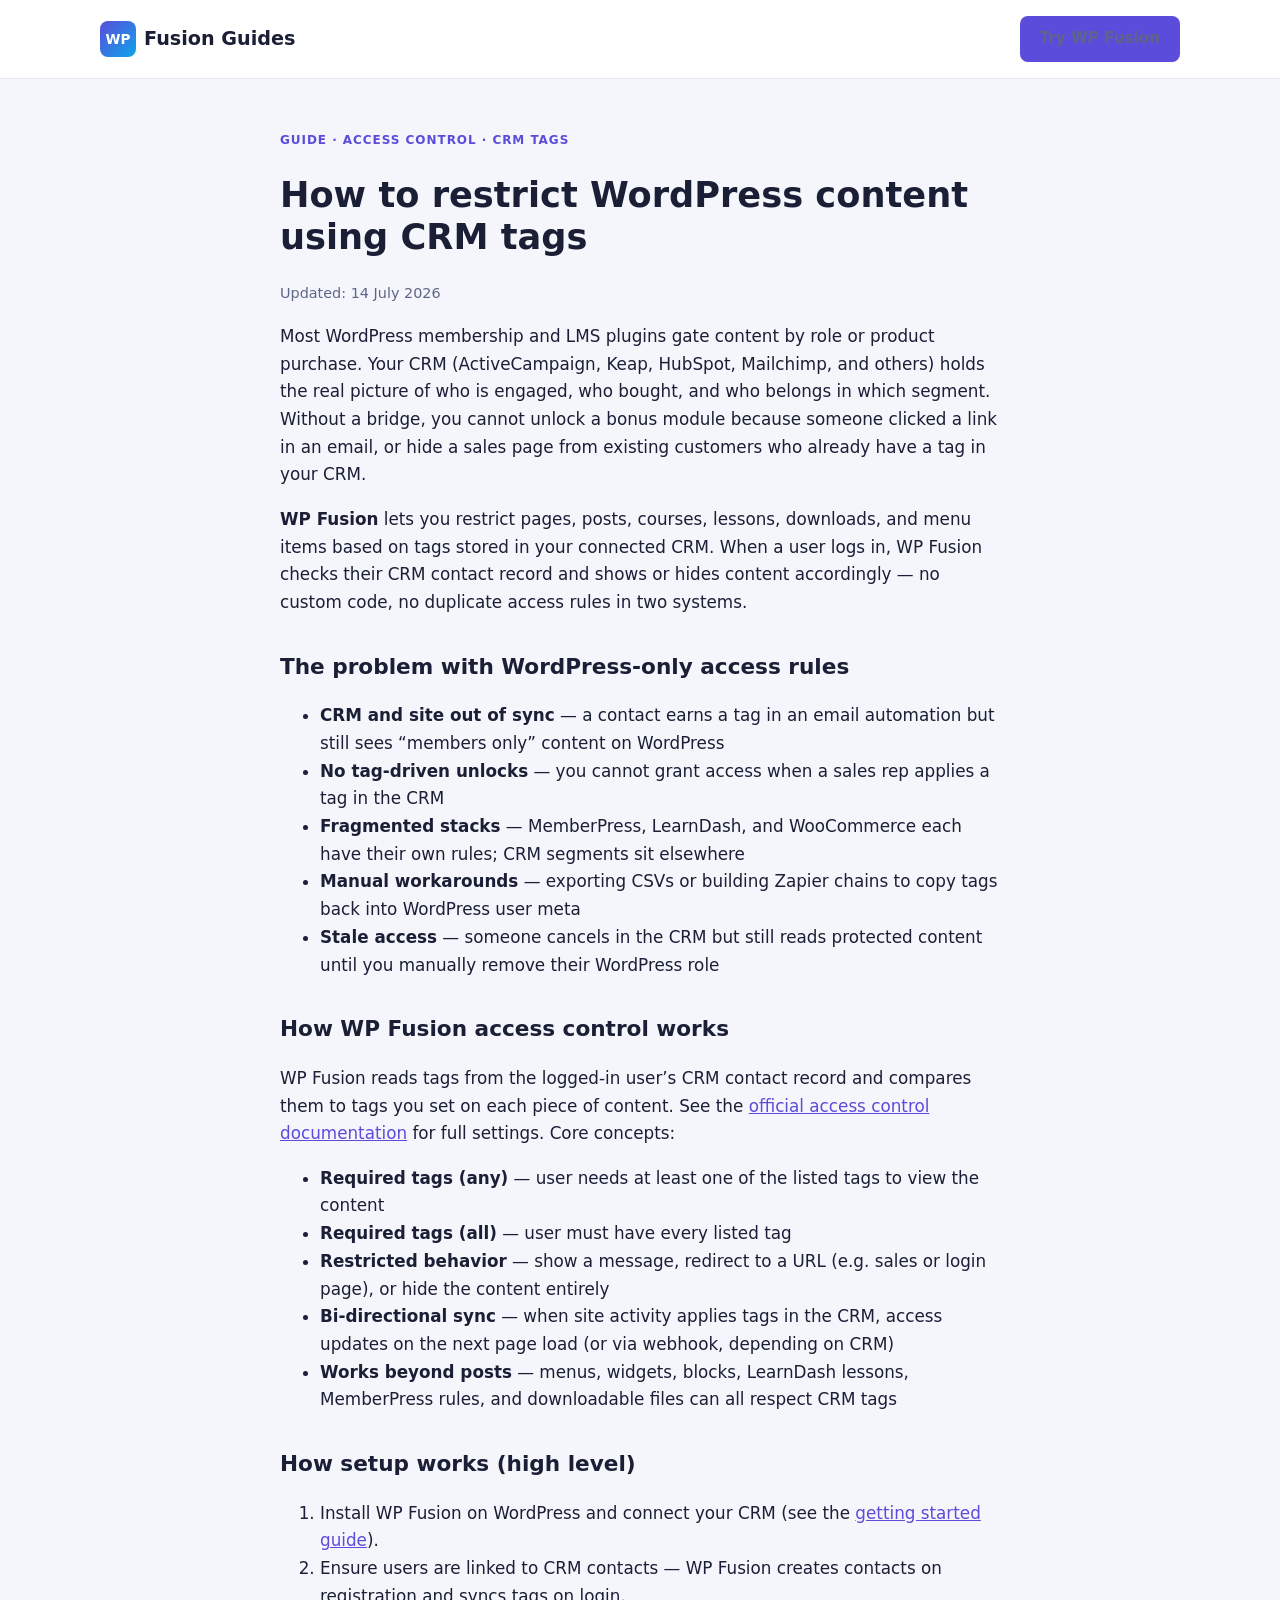
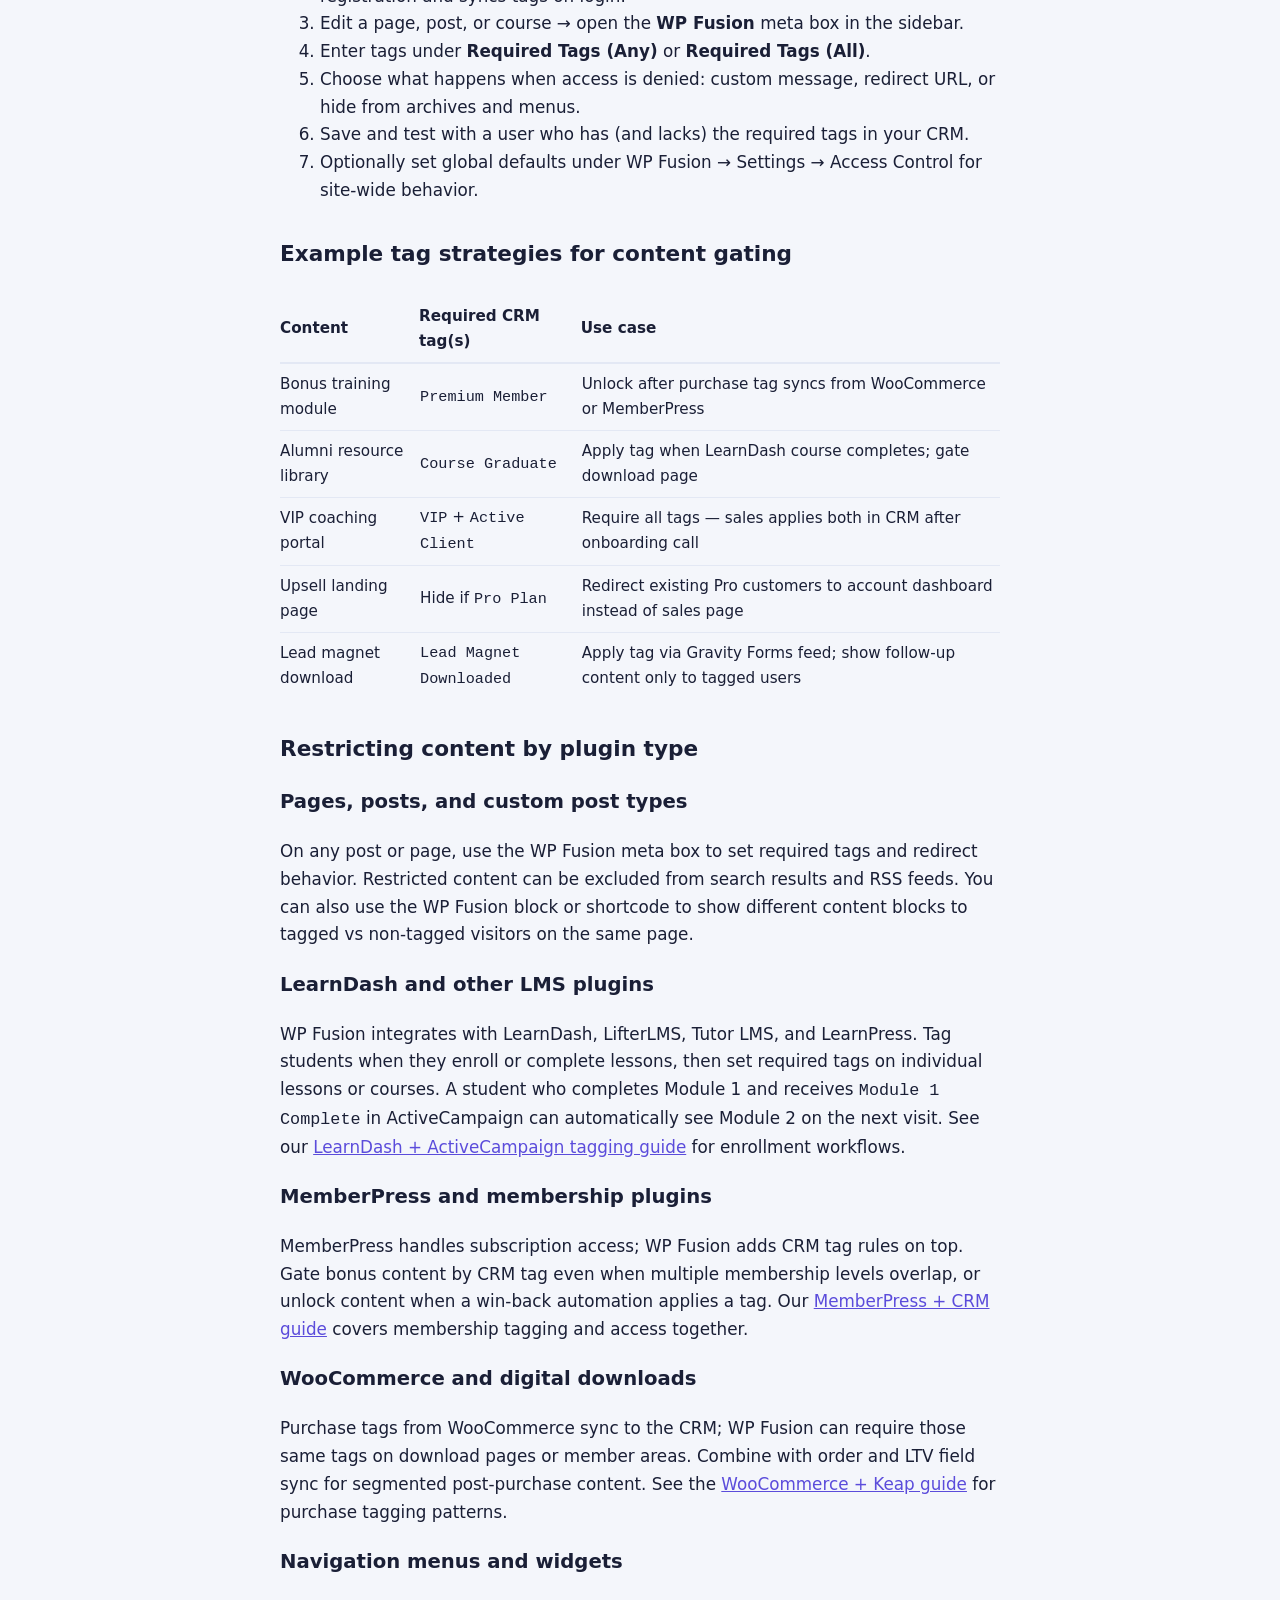
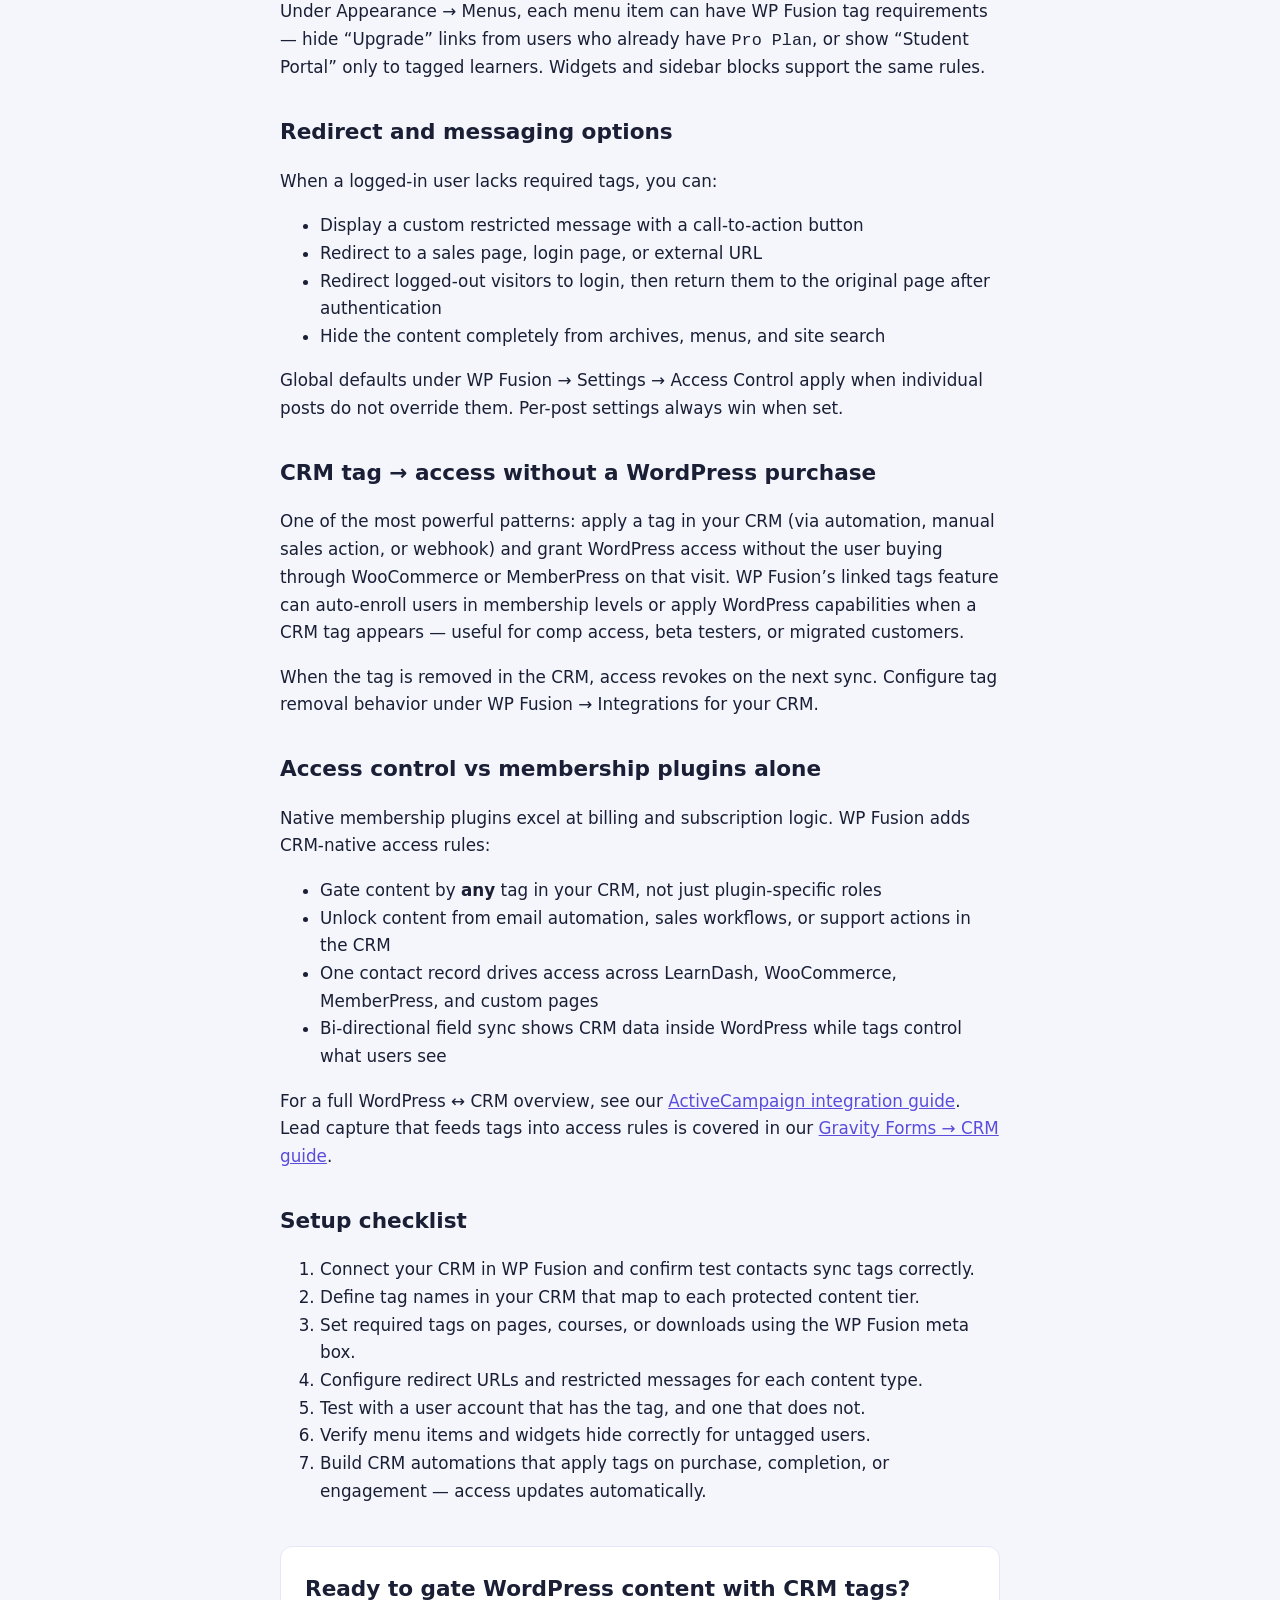
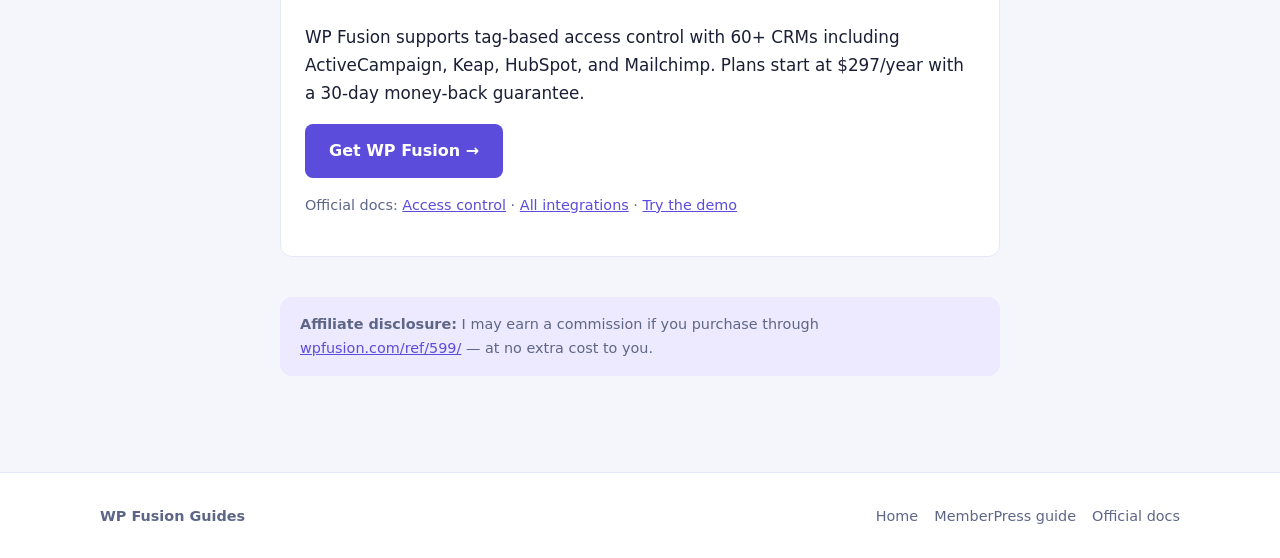
<file: site/guides/restrict-wordpress-content-crm-tags.html>
<!DOCTYPE html>
<html lang="en">
<head>
<!-- wpf-measurement -->
  <script async src="https://www.googletagmanager.com/gtag/js?id=G-9MG9GLR8RF"></script>
  <script src="../js/analytics-config.js"></script>
  <script src="../js/analytics.js"></script>
<!-- / wpf-measurement -->

  <meta charset="UTF-8">
  <meta name="viewport" content="width=device-width, initial-scale=1.0">
  <title>How to restrict WordPress content using CRM tags — WP Fusion Guides</title>
  <meta name="description" content="Gate WordPress pages, posts, courses, and downloads based on CRM tags in ActiveCampaign, Keap, HubSpot, and 60+ platforms. Step-by-step access control with WP Fusion.">
  <link rel="canonical" href="https://gemmabailey03.github.io/wpfusion-guides/guides/restrict-wordpress-content-crm-tags.html">
  <link rel="stylesheet" href="../css/style.css">
</head>
<body>
  <header class="site-header">
    <div class="container inner">
      <a class="logo" href="../index.html"><span class="logo-mark">WP</span> Fusion Guides</a>
      <nav class="nav">
        <a class="btn btn-primary" href="https://wpfusion.com/ref/599/" rel="noopener sponsored">Try WP Fusion</a>
      </nav>
    </div>
  </header>

  <main class="legal-page">
    <div class="container" style="max-width: 720px;">
      <p class="eyebrow">Guide · Access control · CRM tags</p>
      <h1>How to restrict WordPress content using CRM tags</h1>
      <p class="updated">Updated: 14 July 2026</p>

      <p>Most WordPress membership and LMS plugins gate content by role or product purchase. Your CRM (ActiveCampaign, Keap, HubSpot, Mailchimp, and others) holds the real picture of who is engaged, who bought, and who belongs in which segment. Without a bridge, you cannot unlock a bonus module because someone clicked a link in an email, or hide a sales page from existing customers who already have a tag in your CRM.</p>

      <p><strong>WP Fusion</strong> lets you restrict pages, posts, courses, lessons, downloads, and menu items based on tags stored in your connected CRM. When a user logs in, WP Fusion checks their CRM contact record and shows or hides content accordingly — no custom code, no duplicate access rules in two systems.</p>

      <h2>The problem with WordPress-only access rules</h2>
      <ul>
        <li><strong>CRM and site out of sync</strong> — a contact earns a tag in an email automation but still sees “members only” content on WordPress</li>
        <li><strong>No tag-driven unlocks</strong> — you cannot grant access when a sales rep applies a tag in the CRM</li>
        <li><strong>Fragmented stacks</strong> — MemberPress, LearnDash, and WooCommerce each have their own rules; CRM segments sit elsewhere</li>
        <li><strong>Manual workarounds</strong> — exporting CSVs or building Zapier chains to copy tags back into WordPress user meta</li>
        <li><strong>Stale access</strong> — someone cancels in the CRM but still reads protected content until you manually remove their WordPress role</li>
      </ul>

      <h2>How WP Fusion access control works</h2>
      <p>WP Fusion reads tags from the logged-in user’s CRM contact record and compares them to tags you set on each piece of content. See the <a href="https://wpfusion.com/documentation/getting-started/access-control/" rel="noopener">official access control documentation</a> for full settings. Core concepts:</p>
      <ul>
        <li><strong>Required tags (any)</strong> — user needs at least one of the listed tags to view the content</li>
        <li><strong>Required tags (all)</strong> — user must have every listed tag</li>
        <li><strong>Restricted behavior</strong> — show a message, redirect to a URL (e.g. sales or login page), or hide the content entirely</li>
        <li><strong>Bi-directional sync</strong> — when site activity applies tags in the CRM, access updates on the next page load (or via webhook, depending on CRM)</li>
        <li><strong>Works beyond posts</strong> — menus, widgets, blocks, LearnDash lessons, MemberPress rules, and downloadable files can all respect CRM tags</li>
      </ul>

      <h2>How setup works (high level)</h2>
      <ol>
        <li>Install WP Fusion on WordPress and connect your CRM (see the <a href="https://wpfusion.com/documentation/getting-started/" rel="noopener">getting started guide</a>).</li>
        <li>Ensure users are linked to CRM contacts — WP Fusion creates contacts on registration and syncs tags on login.</li>
        <li>Edit a page, post, or course → open the <strong>WP Fusion</strong> meta box in the sidebar.</li>
        <li>Enter tags under <strong>Required Tags (Any)</strong> or <strong>Required Tags (All)</strong>.</li>
        <li>Choose what happens when access is denied: custom message, redirect URL, or hide from archives and menus.</li>
        <li>Save and test with a user who has (and lacks) the required tags in your CRM.</li>
        <li>Optionally set global defaults under WP Fusion → Settings → Access Control for site-wide behavior.</li>
      </ol>

      <h2>Example tag strategies for content gating</h2>
      <table style="width:100%; border-collapse: collapse; margin: 1.5rem 0; font-size: 0.95rem;">
        <thead>
          <tr style="border-bottom: 2px solid var(--border); text-align: left;">
            <th style="padding: 0.5rem 0;">Content</th>
            <th style="padding: 0.5rem 0;">Required CRM tag(s)</th>
            <th style="padding: 0.5rem 0;">Use case</th>
          </tr>
        </thead>
        <tbody>
          <tr style="border-bottom: 1px solid var(--border);"><td style="padding: 0.5rem 0;">Bonus training module</td><td><code>Premium Member</code></td><td>Unlock after purchase tag syncs from WooCommerce or MemberPress</td></tr>
          <tr style="border-bottom: 1px solid var(--border);"><td style="padding: 0.5rem 0;">Alumni resource library</td><td><code>Course Graduate</code></td><td>Apply tag when LearnDash course completes; gate download page</td></tr>
          <tr style="border-bottom: 1px solid var(--border);"><td style="padding: 0.5rem 0;">VIP coaching portal</td><td><code>VIP</code> + <code>Active Client</code></td><td>Require all tags — sales applies both in CRM after onboarding call</td></tr>
          <tr style="border-bottom: 1px solid var(--border);"><td style="padding: 0.5rem 0;">Upsell landing page</td><td>Hide if <code>Pro Plan</code></td><td>Redirect existing Pro customers to account dashboard instead of sales page</td></tr>
          <tr><td style="padding: 0.5rem 0;">Lead magnet download</td><td><code>Lead Magnet Downloaded</code></td><td>Apply tag via Gravity Forms feed; show follow-up content only to tagged users</td></tr>
        </tbody>
      </table>

      <h2>Restricting content by plugin type</h2>

      <h3>Pages, posts, and custom post types</h3>
      <p>On any post or page, use the WP Fusion meta box to set required tags and redirect behavior. Restricted content can be excluded from search results and RSS feeds. You can also use the WP Fusion block or shortcode to show different content blocks to tagged vs non-tagged visitors on the same page.</p>

      <h3>LearnDash and other LMS plugins</h3>
      <p>WP Fusion integrates with LearnDash, LifterLMS, Tutor LMS, and LearnPress. Tag students when they enroll or complete lessons, then set required tags on individual lessons or courses. A student who completes Module 1 and receives <code>Module 1 Complete</code> in ActiveCampaign can automatically see Module 2 on the next visit. See our <a href="learndash-activecampaign-tags.html">LearnDash + ActiveCampaign tagging guide</a> for enrollment workflows.</p>

      <h3>MemberPress and membership plugins</h3>
      <p>MemberPress handles subscription access; WP Fusion adds CRM tag rules on top. Gate bonus content by CRM tag even when multiple membership levels overlap, or unlock content when a win-back automation applies a tag. Our <a href="memberpress-crm-tags.html">MemberPress + CRM guide</a> covers membership tagging and access together.</p>

      <h3>WooCommerce and digital downloads</h3>
      <p>Purchase tags from WooCommerce sync to the CRM; WP Fusion can require those same tags on download pages or member areas. Combine with order and LTV field sync for segmented post-purchase content. See the <a href="woocommerce-keap-integration.html">WooCommerce + Keap guide</a> for purchase tagging patterns.</p>

      <h3>Navigation menus and widgets</h3>
      <p>Under Appearance → Menus, each menu item can have WP Fusion tag requirements — hide “Upgrade” links from users who already have <code>Pro Plan</code>, or show “Student Portal” only to tagged learners. Widgets and sidebar blocks support the same rules.</p>

      <h2>Redirect and messaging options</h2>
      <p>When a logged-in user lacks required tags, you can:</p>
      <ul>
        <li>Display a custom restricted message with a call-to-action button</li>
        <li>Redirect to a sales page, login page, or external URL</li>
        <li>Redirect logged-out visitors to login, then return them to the original page after authentication</li>
        <li>Hide the content completely from archives, menus, and site search</li>
      </ul>
      <p>Global defaults under WP Fusion → Settings → Access Control apply when individual posts do not override them. Per-post settings always win when set.</p>

      <h2>CRM tag → access without a WordPress purchase</h2>
      <p>One of the most powerful patterns: apply a tag in your CRM (via automation, manual sales action, or webhook) and grant WordPress access without the user buying through WooCommerce or MemberPress on that visit. WP Fusion’s linked tags feature can auto-enroll users in membership levels or apply WordPress capabilities when a CRM tag appears — useful for comp access, beta testers, or migrated customers.</p>
      <p>When the tag is removed in the CRM, access revokes on the next sync. Configure tag removal behavior under WP Fusion → Integrations for your CRM.</p>

      <h2>Access control vs membership plugins alone</h2>
      <p>Native membership plugins excel at billing and subscription logic. WP Fusion adds CRM-native access rules:</p>
      <ul>
        <li>Gate content by <strong>any</strong> tag in your CRM, not just plugin-specific roles</li>
        <li>Unlock content from email automation, sales workflows, or support actions in the CRM</li>
        <li>One contact record drives access across LearnDash, WooCommerce, MemberPress, and custom pages</li>
        <li>Bi-directional field sync shows CRM data inside WordPress while tags control what users see</li>
      </ul>
      <p>For a full WordPress ↔ CRM overview, see our <a href="wordpress-activecampaign-integration.html">ActiveCampaign integration guide</a>. Lead capture that feeds tags into access rules is covered in our <a href="gravity-forms-crm-without-zapier.html">Gravity Forms → CRM guide</a>.</p>

      <h2>Setup checklist</h2>
      <ol>
        <li>Connect your CRM in WP Fusion and confirm test contacts sync tags correctly.</li>
        <li>Define tag names in your CRM that map to each protected content tier.</li>
        <li>Set required tags on pages, courses, or downloads using the WP Fusion meta box.</li>
        <li>Configure redirect URLs and restricted messages for each content type.</li>
        <li>Test with a user account that has the tag, and one that does not.</li>
        <li>Verify menu items and widgets hide correctly for untagged users.</li>
        <li>Build CRM automations that apply tags on purchase, completion, or engagement — access updates automatically.</li>
      </ol>

      <div class="cta-block">
        <h2 style="margin-top: 0;">Ready to gate WordPress content with CRM tags?</h2>
        <p>WP Fusion supports tag-based access control with 60+ CRMs including ActiveCampaign, Keap, HubSpot, and Mailchimp. Plans start at $297/year with a 30-day money-back guarantee.</p>
        <a class="btn btn-primary btn-lg" href="https://wpfusion.com/ref/599/" rel="noopener sponsored">Get WP Fusion →</a>
        <p style="font-size: 0.9rem; color: var(--muted); margin-top: 1rem;">Official docs: <a href="https://wpfusion.com/documentation/getting-started/access-control/" rel="noopener">Access control</a> · <a href="https://wpfusion.com/documentation/#integrations" rel="noopener">All integrations</a> · <a href="https://wpfusion.com/demo-signup/" rel="noopener">Try the demo</a></p>
      </div>

      <div class="disclosure-box">
        <strong>Affiliate disclosure:</strong> I may earn a commission if you purchase through
        <a href="https://wpfusion.com/ref/599/" rel="noopener sponsored">wpfusion.com/ref/599/</a> — at no extra cost to you.
      </div>
    </div>
  </main>

  <footer class="site-footer">
    <div class="container footer-grid">
      <div><strong>WP Fusion Guides</strong></div>
      <div class="footer-links">
        <a href="../index.html">Home</a>
        <a href="memberpress-crm-tags.html">MemberPress guide</a>
        <a href="https://wpfusion.com/documentation/getting-started/access-control/" rel="noopener">Official docs</a>
      </div>
    </div>
  </footer>
</body>
</html>
</file>
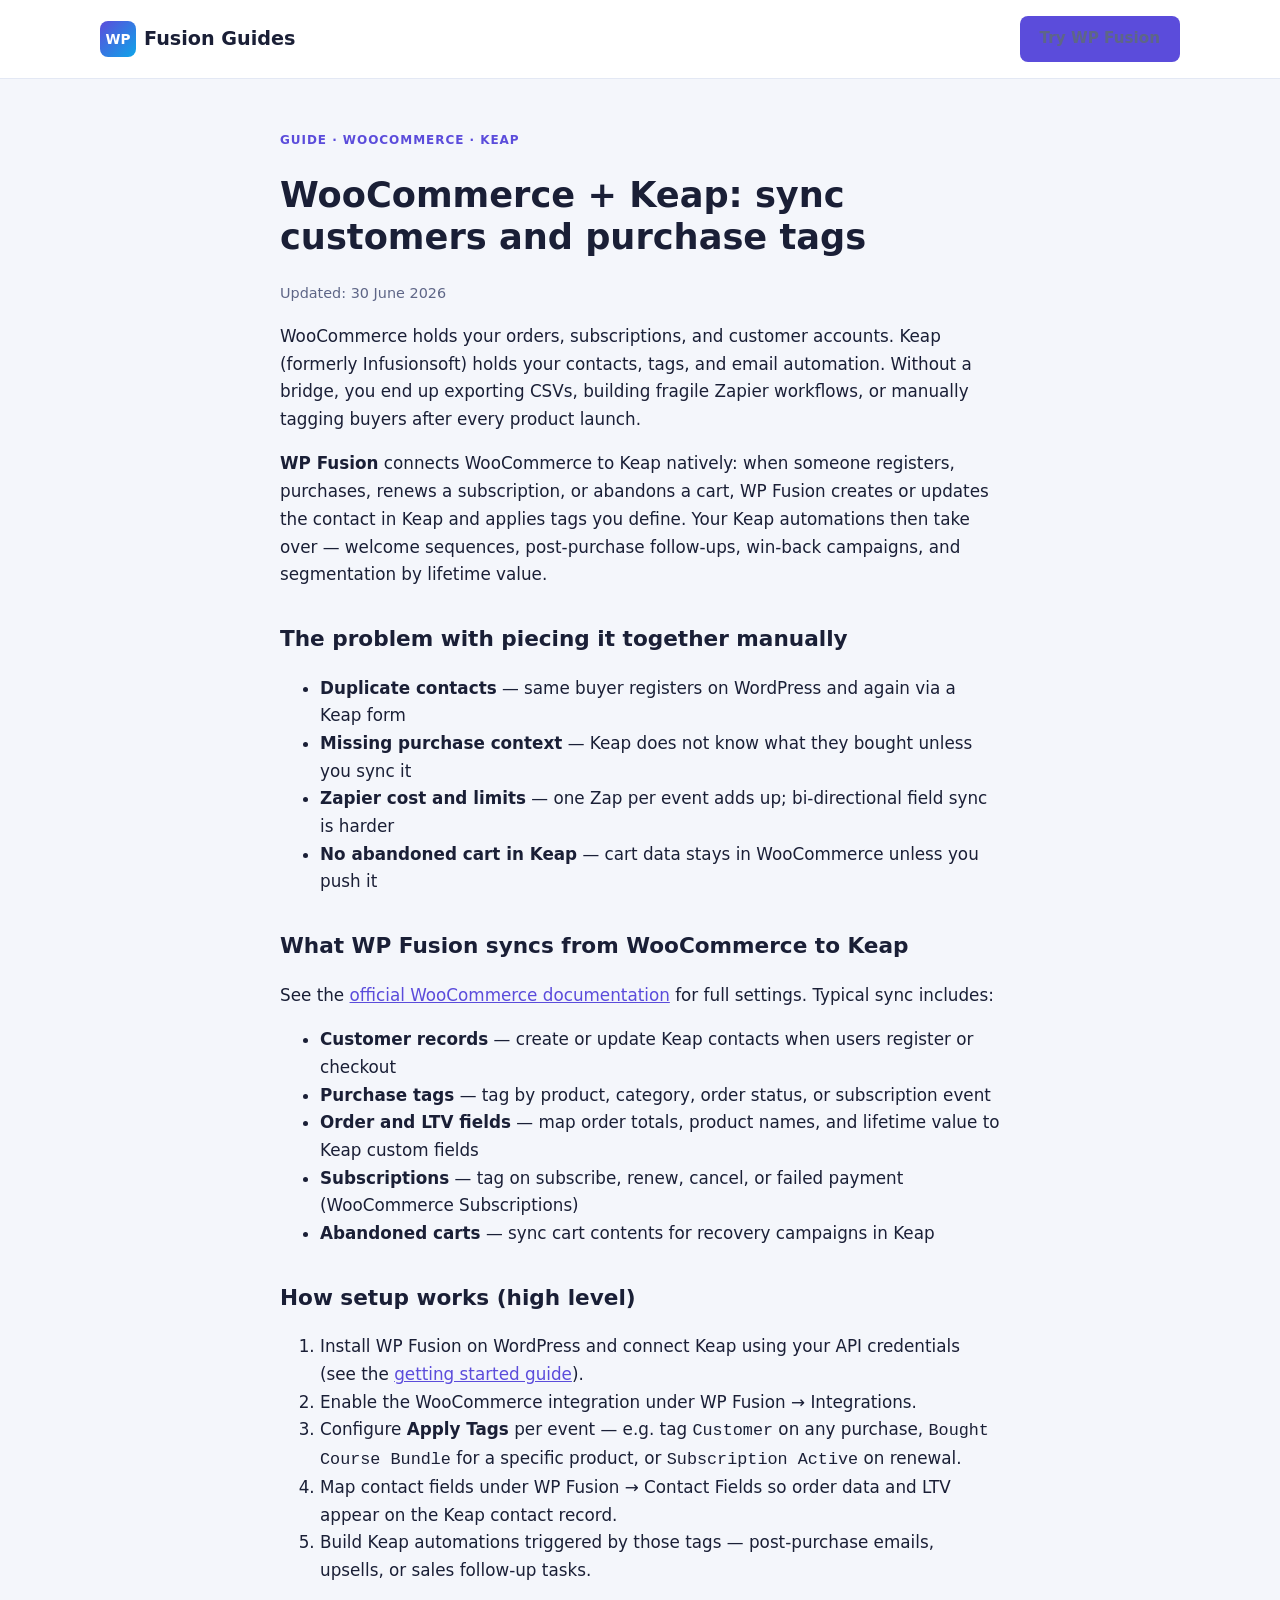
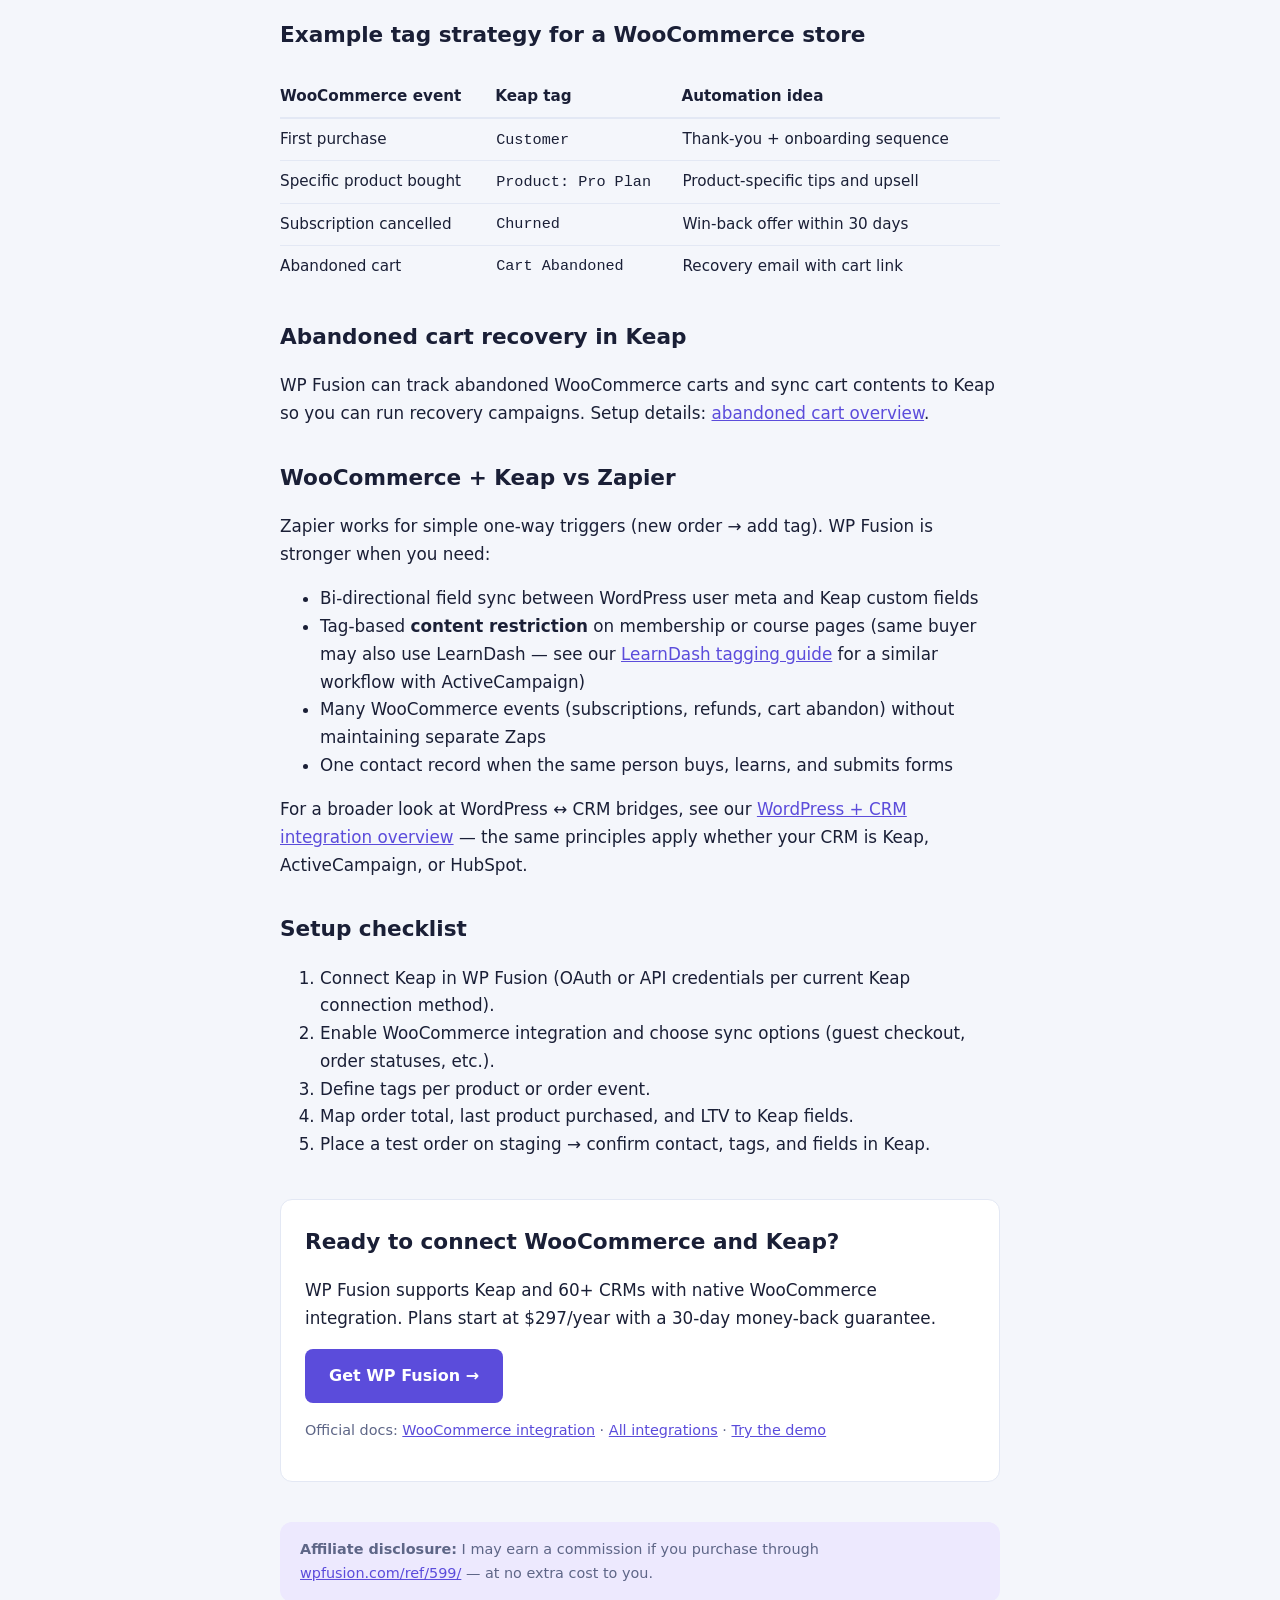
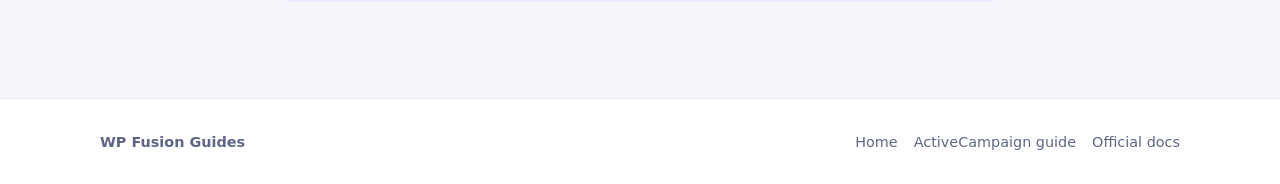
<file: site/guides/woocommerce-keap-integration.html>
<!DOCTYPE html>
<html lang="en">
<head>
<!-- wpf-measurement -->
  <script async src="https://www.googletagmanager.com/gtag/js?id=G-9MG9GLR8RF"></script>
  <script src="../js/analytics-config.js"></script>
  <script src="../js/analytics.js"></script>
<!-- / wpf-measurement -->

  <meta charset="UTF-8">
  <meta name="viewport" content="width=device-width, initial-scale=1.0">
  <title>WooCommerce + Keap integration: sync customers and purchase tags — WP Fusion Guides</title>
  <meta name="description" content="Connect WooCommerce to Keap (Infusionsoft): sync customers, orders, subscriptions, and apply purchase tags for email automation without Zapier.">
  <link rel="canonical" href="https://gemmabailey03.github.io/wpfusion-guides/guides/woocommerce-keap-integration.html">
  <link rel="stylesheet" href="../css/style.css">
</head>
<body>
  <header class="site-header">
    <div class="container inner">
      <a class="logo" href="../index.html"><span class="logo-mark">WP</span> Fusion Guides</a>
      <nav class="nav">
        <a class="btn btn-primary" href="https://wpfusion.com/ref/599/" rel="noopener sponsored">Try WP Fusion</a>
      </nav>
    </div>
  </header>

  <main class="legal-page">
    <div class="container" style="max-width: 720px;">
      <p class="eyebrow">Guide · WooCommerce · Keap</p>
      <h1>WooCommerce + Keap: sync customers and purchase tags</h1>
      <p class="updated">Updated: 30 June 2026</p>

      <p>WooCommerce holds your orders, subscriptions, and customer accounts. Keap (formerly Infusionsoft) holds your contacts, tags, and email automation. Without a bridge, you end up exporting CSVs, building fragile Zapier workflows, or manually tagging buyers after every product launch.</p>

      <p><strong>WP Fusion</strong> connects WooCommerce to Keap natively: when someone registers, purchases, renews a subscription, or abandons a cart, WP Fusion creates or updates the contact in Keap and applies tags you define. Your Keap automations then take over — welcome sequences, post-purchase follow-ups, win-back campaigns, and segmentation by lifetime value.</p>

      <h2>The problem with piecing it together manually</h2>
      <ul>
        <li><strong>Duplicate contacts</strong> — same buyer registers on WordPress and again via a Keap form</li>
        <li><strong>Missing purchase context</strong> — Keap does not know what they bought unless you sync it</li>
        <li><strong>Zapier cost and limits</strong> — one Zap per event adds up; bi-directional field sync is harder</li>
        <li><strong>No abandoned cart in Keap</strong> — cart data stays in WooCommerce unless you push it</li>
      </ul>

      <h2>What WP Fusion syncs from WooCommerce to Keap</h2>
      <p>See the <a href="https://wpfusion.com/documentation/ecommerce/woocommerce/" rel="noopener">official WooCommerce documentation</a> for full settings. Typical sync includes:</p>
      <ul>
        <li><strong>Customer records</strong> — create or update Keap contacts when users register or checkout</li>
        <li><strong>Purchase tags</strong> — tag by product, category, order status, or subscription event</li>
        <li><strong>Order and LTV fields</strong> — map order totals, product names, and lifetime value to Keap custom fields</li>
        <li><strong>Subscriptions</strong> — tag on subscribe, renew, cancel, or failed payment (WooCommerce Subscriptions)</li>
        <li><strong>Abandoned carts</strong> — sync cart contents for recovery campaigns in Keap</li>
      </ul>

      <h2>How setup works (high level)</h2>
      <ol>
        <li>Install WP Fusion on WordPress and connect Keap using your API credentials (see the <a href="https://wpfusion.com/documentation/getting-started/" rel="noopener">getting started guide</a>).</li>
        <li>Enable the WooCommerce integration under WP Fusion → Integrations.</li>
        <li>Configure <strong>Apply Tags</strong> per event — e.g. tag <code>Customer</code> on any purchase, <code>Bought Course Bundle</code> for a specific product, or <code>Subscription Active</code> on renewal.</li>
        <li>Map contact fields under WP Fusion → Contact Fields so order data and LTV appear on the Keap contact record.</li>
        <li>Build Keap automations triggered by those tags — post-purchase emails, upsells, or sales follow-up tasks.</li>
      </ol>

      <h2>Example tag strategy for a WooCommerce store</h2>
      <table style="width:100%; border-collapse: collapse; margin: 1.5rem 0; font-size: 0.95rem;">
        <thead>
          <tr style="border-bottom: 2px solid var(--border); text-align: left;">
            <th style="padding: 0.5rem 0;">WooCommerce event</th>
            <th style="padding: 0.5rem 0;">Keap tag</th>
            <th style="padding: 0.5rem 0;">Automation idea</th>
          </tr>
        </thead>
        <tbody>
          <tr style="border-bottom: 1px solid var(--border);"><td style="padding: 0.5rem 0;">First purchase</td><td><code>Customer</code></td><td>Thank-you + onboarding sequence</td></tr>
          <tr style="border-bottom: 1px solid var(--border);"><td style="padding: 0.5rem 0;">Specific product bought</td><td><code>Product: Pro Plan</code></td><td>Product-specific tips and upsell</td></tr>
          <tr style="border-bottom: 1px solid var(--border);"><td style="padding: 0.5rem 0;">Subscription cancelled</td><td><code>Churned</code></td><td>Win-back offer within 30 days</td></tr>
          <tr><td style="padding: 0.5rem 0;">Abandoned cart</td><td><code>Cart Abandoned</code></td><td>Recovery email with cart link</td></tr>
        </tbody>
      </table>

      <h2>Abandoned cart recovery in Keap</h2>
      <p>WP Fusion can track abandoned WooCommerce carts and sync cart contents to Keap so you can run recovery campaigns. Setup details: <a href="https://wpfusion.com/documentation/abandoned-cart-tracking/abandoned-cart-overview/" rel="noopener">abandoned cart overview</a>.</p>

      <h2>WooCommerce + Keap vs Zapier</h2>
      <p>Zapier works for simple one-way triggers (new order → add tag). WP Fusion is stronger when you need:</p>
      <ul>
        <li>Bi-directional field sync between WordPress user meta and Keap custom fields</li>
        <li>Tag-based <strong>content restriction</strong> on membership or course pages (same buyer may also use LearnDash — see our <a href="learndash-activecampaign-tags.html">LearnDash tagging guide</a> for a similar workflow with ActiveCampaign)</li>
        <li>Many WooCommerce events (subscriptions, refunds, cart abandon) without maintaining separate Zaps</li>
        <li>One contact record when the same person buys, learns, and submits forms</li>
      </ul>
      <p>For a broader look at WordPress ↔ CRM bridges, see our <a href="wordpress-activecampaign-integration.html">WordPress + CRM integration overview</a> — the same principles apply whether your CRM is Keap, ActiveCampaign, or HubSpot.</p>

      <h2>Setup checklist</h2>
      <ol>
        <li>Connect Keap in WP Fusion (OAuth or API credentials per current Keap connection method).</li>
        <li>Enable WooCommerce integration and choose sync options (guest checkout, order statuses, etc.).</li>
        <li>Define tags per product or order event.</li>
        <li>Map order total, last product purchased, and LTV to Keap fields.</li>
        <li>Place a test order on staging → confirm contact, tags, and fields in Keap.</li>
      </ol>

      <div class="cta-block">
        <h2 style="margin-top: 0;">Ready to connect WooCommerce and Keap?</h2>
        <p>WP Fusion supports Keap and 60+ CRMs with native WooCommerce integration. Plans start at $297/year with a 30-day money-back guarantee.</p>
        <a class="btn btn-primary btn-lg" href="https://wpfusion.com/ref/599/" rel="noopener sponsored">Get WP Fusion →</a>
        <p style="font-size: 0.9rem; color: var(--muted); margin-top: 1rem;">Official docs: <a href="https://wpfusion.com/documentation/ecommerce/woocommerce/" rel="noopener">WooCommerce integration</a> · <a href="https://wpfusion.com/documentation/#integrations" rel="noopener">All integrations</a> · <a href="https://wpfusion.com/demo-signup/" rel="noopener">Try the demo</a></p>
      </div>

      <div class="disclosure-box">
        <strong>Affiliate disclosure:</strong> I may earn a commission if you purchase through
        <a href="https://wpfusion.com/ref/599/" rel="noopener sponsored">wpfusion.com/ref/599/</a> — at no extra cost to you.
      </div>
    </div>
  </main>

  <footer class="site-footer">
    <div class="container footer-grid">
      <div><strong>WP Fusion Guides</strong></div>
      <div class="footer-links">
        <a href="../index.html">Home</a>
        <a href="wordpress-activecampaign-integration.html">ActiveCampaign guide</a>
        <a href="https://wpfusion.com/documentation/ecommerce/woocommerce/" rel="noopener">Official docs</a>
      </div>
    </div>
  </footer>
</body>
</html>
</file>
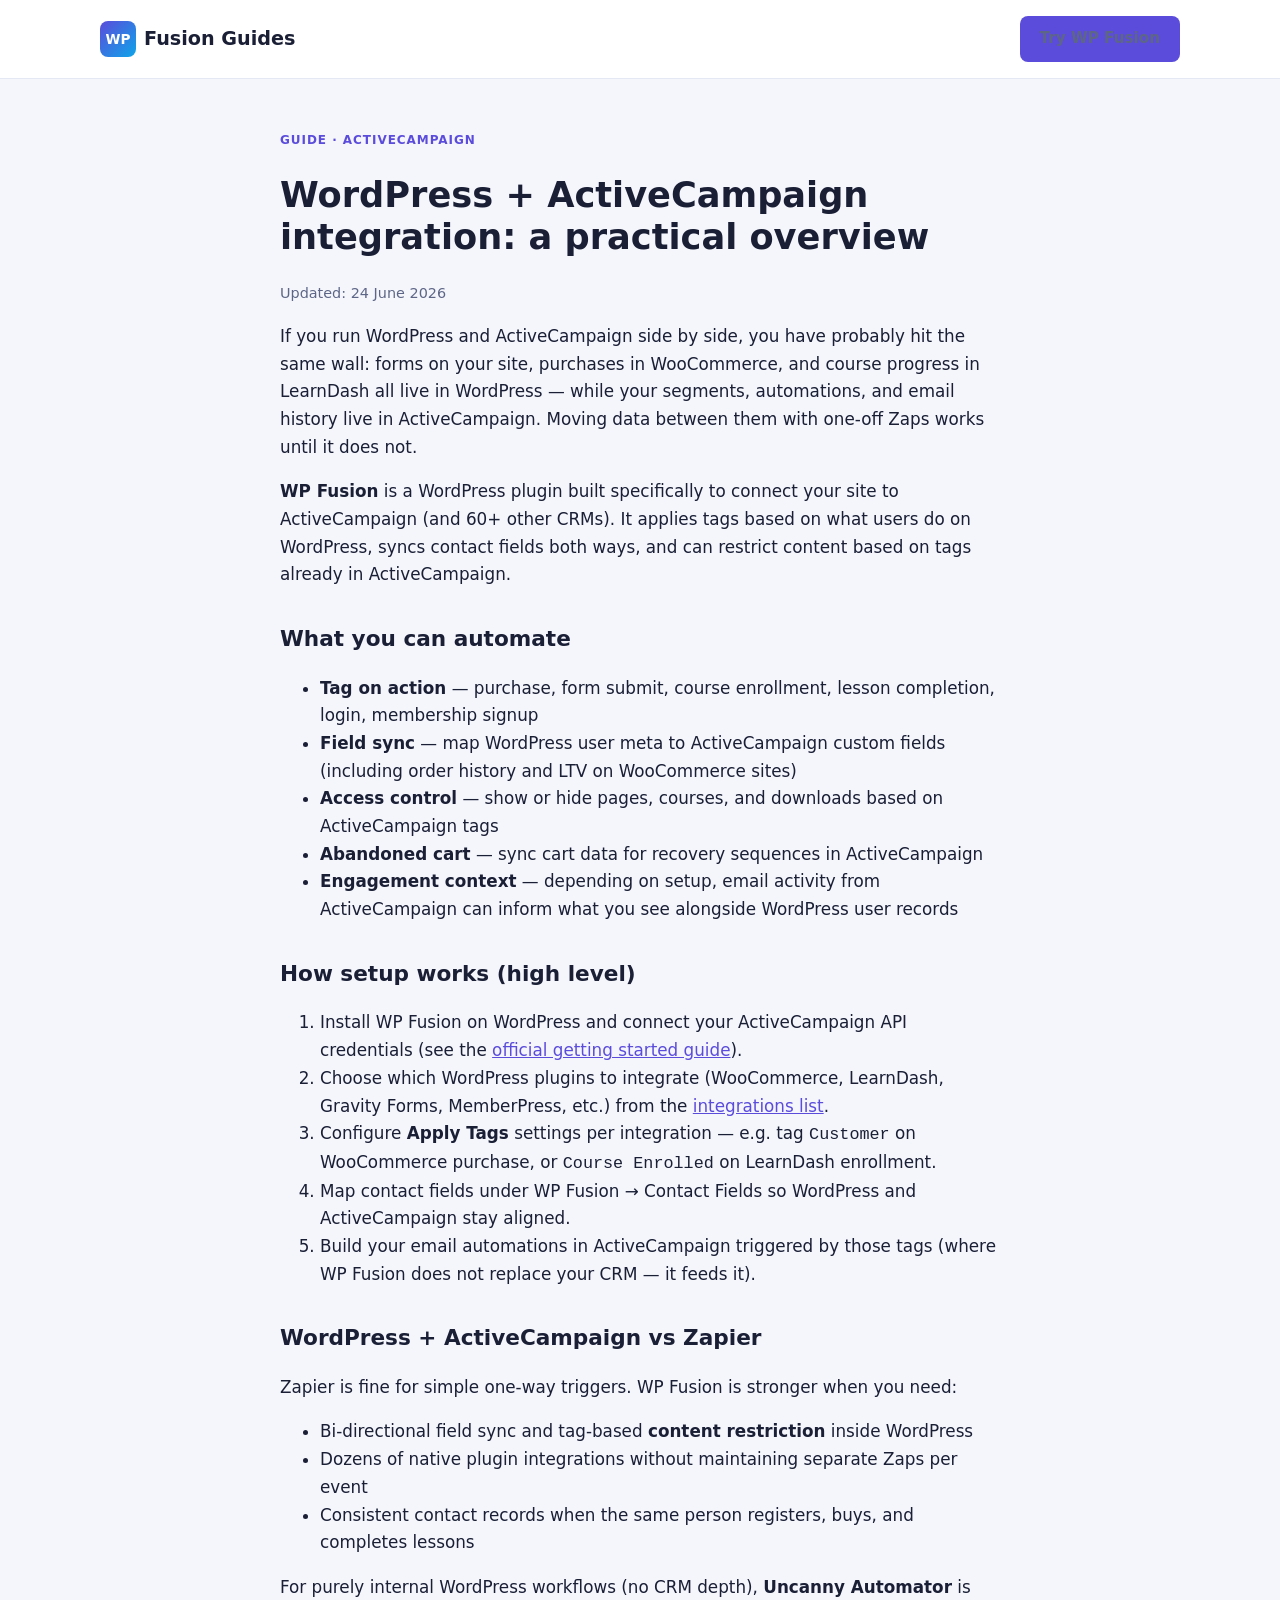
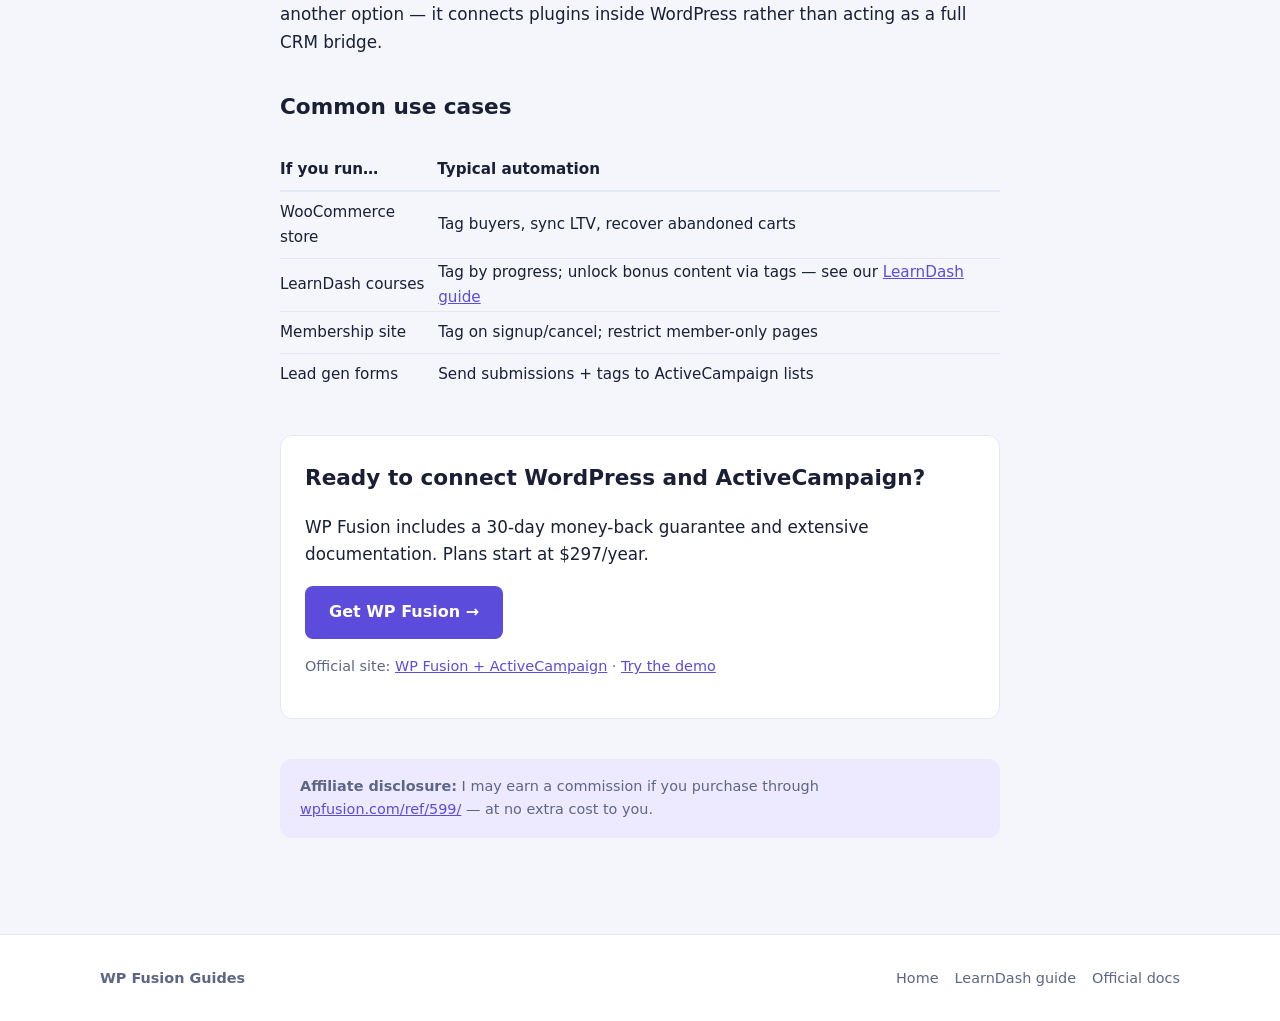
<file: site/guides/wordpress-activecampaign-integration.html>
<!DOCTYPE html>
<html lang="en">
<head>
<!-- wpf-measurement -->
  <script async src="https://www.googletagmanager.com/gtag/js?id=G-9MG9GLR8RF"></script>
  <script src="../js/analytics-config.js"></script>
  <script src="../js/analytics.js"></script>
<!-- / wpf-measurement -->

  <meta charset="UTF-8">
  <meta name="viewport" content="width=device-width, initial-scale=1.0">
  <title>WordPress + ActiveCampaign integration — WP Fusion Guides</title>
  <meta name="description" content="How to connect WordPress to ActiveCampaign: sync contacts, apply tags from site activity, restrict content, and automate email without Zapier chains.">
  <link rel="canonical" href="https://gemmabailey03.github.io/wpfusion-guides/guides/wordpress-activecampaign-integration.html">
  <link rel="stylesheet" href="../css/style.css">
</head>
<body>
  <header class="site-header">
    <div class="container inner">
      <a class="logo" href="../index.html"><span class="logo-mark">WP</span> Fusion Guides</a>
      <nav class="nav">
        <a class="btn btn-primary" href="https://wpfusion.com/ref/599/" rel="noopener sponsored">Try WP Fusion</a>
      </nav>
    </div>
  </header>

  <main class="legal-page">
    <div class="container" style="max-width: 720px;">
      <p class="eyebrow">Guide · ActiveCampaign</p>
      <h1>WordPress + ActiveCampaign integration: a practical overview</h1>
      <p class="updated">Updated: 24 June 2026</p>

      <p>If you run WordPress and ActiveCampaign side by side, you have probably hit the same wall: forms on your site, purchases in WooCommerce, and course progress in LearnDash all live in WordPress — while your segments, automations, and email history live in ActiveCampaign. Moving data between them with one-off Zaps works until it does not.</p>

      <p><strong>WP Fusion</strong> is a WordPress plugin built specifically to connect your site to ActiveCampaign (and 60+ other CRMs). It applies tags based on what users do on WordPress, syncs contact fields both ways, and can restrict content based on tags already in ActiveCampaign.</p>

      <h2>What you can automate</h2>
      <ul>
        <li><strong>Tag on action</strong> — purchase, form submit, course enrollment, lesson completion, login, membership signup</li>
        <li><strong>Field sync</strong> — map WordPress user meta to ActiveCampaign custom fields (including order history and LTV on WooCommerce sites)</li>
        <li><strong>Access control</strong> — show or hide pages, courses, and downloads based on ActiveCampaign tags</li>
        <li><strong>Abandoned cart</strong> — sync cart data for recovery sequences in ActiveCampaign</li>
        <li><strong>Engagement context</strong> — depending on setup, email activity from ActiveCampaign can inform what you see alongside WordPress user records</li>
      </ul>

      <h2>How setup works (high level)</h2>
      <ol>
        <li>Install WP Fusion on WordPress and connect your ActiveCampaign API credentials (see the <a href="https://wpfusion.com/documentation/getting-started/" rel="noopener">official getting started guide</a>).</li>
        <li>Choose which WordPress plugins to integrate (WooCommerce, LearnDash, Gravity Forms, MemberPress, etc.) from the <a href="https://wpfusion.com/documentation/#integrations" rel="noopener">integrations list</a>.</li>
        <li>Configure <strong>Apply Tags</strong> settings per integration — e.g. tag <code>Customer</code> on WooCommerce purchase, or <code>Course Enrolled</code> on LearnDash enrollment.</li>
        <li>Map contact fields under WP Fusion → Contact Fields so WordPress and ActiveCampaign stay aligned.</li>
        <li>Build your email automations in ActiveCampaign triggered by those tags (where WP Fusion does not replace your CRM — it feeds it).</li>
      </ol>

      <h2>WordPress + ActiveCampaign vs Zapier</h2>
      <p>Zapier is fine for simple one-way triggers. WP Fusion is stronger when you need:</p>
      <ul>
        <li>Bi-directional field sync and tag-based <strong>content restriction</strong> inside WordPress</li>
        <li>Dozens of native plugin integrations without maintaining separate Zaps per event</li>
        <li>Consistent contact records when the same person registers, buys, and completes lessons</li>
      </ul>
      <p>For purely internal WordPress workflows (no CRM depth), <strong>Uncanny Automator</strong> is another option — it connects plugins inside WordPress rather than acting as a full CRM bridge.</p>

      <h2>Common use cases</h2>
      <table style="width:100%; border-collapse: collapse; margin: 1.5rem 0; font-size: 0.95rem;">
        <thead>
          <tr style="border-bottom: 2px solid var(--border); text-align: left;">
            <th style="padding: 0.5rem 0;">If you run…</th>
            <th style="padding: 0.5rem 0;">Typical automation</th>
          </tr>
        </thead>
        <tbody>
          <tr style="border-bottom: 1px solid var(--border);"><td style="padding: 0.5rem 0;">WooCommerce store</td><td>Tag buyers, sync LTV, recover abandoned carts</td></tr>
          <tr style="border-bottom: 1px solid var(--border);"><td style="padding: 0.5rem 0;">LearnDash courses</td><td>Tag by progress; unlock bonus content via tags — see our <a href="learndash-activecampaign-tags.html">LearnDash guide</a></td></tr>
          <tr style="border-bottom: 1px solid var(--border);"><td style="padding: 0.5rem 0;">Membership site</td><td>Tag on signup/cancel; restrict member-only pages</td></tr>
          <tr><td style="padding: 0.5rem 0;">Lead gen forms</td><td>Send submissions + tags to ActiveCampaign lists</td></tr>
        </tbody>
      </table>

      <div class="cta-block">
        <h2 style="margin-top: 0;">Ready to connect WordPress and ActiveCampaign?</h2>
        <p>WP Fusion includes a 30-day money-back guarantee and extensive documentation. Plans start at $297/year.</p>
        <a class="btn btn-primary btn-lg" href="https://wpfusion.com/ref/599/" rel="noopener sponsored">Get WP Fusion →</a>
        <p style="font-size: 0.9rem; color: var(--muted); margin-top: 1rem;">Official site: <a href="https://wpfusion.com/connect/connect-learndash-to-activecampaign/" rel="noopener">WP Fusion + ActiveCampaign</a> · <a href="https://wpfusion.com/demo-signup/" rel="noopener">Try the demo</a></p>
      </div>

      <div class="disclosure-box">
        <strong>Affiliate disclosure:</strong> I may earn a commission if you purchase through
        <a href="https://wpfusion.com/ref/599/" rel="noopener sponsored">wpfusion.com/ref/599/</a> — at no extra cost to you.
      </div>
    </div>
  </main>

  <footer class="site-footer">
    <div class="container footer-grid">
      <div><strong>WP Fusion Guides</strong></div>
      <div class="footer-links">
        <a href="../index.html">Home</a>
        <a href="learndash-activecampaign-tags.html">LearnDash guide</a>
        <a href="https://wpfusion.com/documentation/" rel="noopener">Official docs</a>
      </div>
    </div>
  </footer>
</body>
</html>
</file>
<file: site/css/style.css>
/* WP Fusion Guides — WordPress + CRM integration */

:root {
  --bg: #f4f6fb;
  --surface: #ffffff;
  --text: #1a1f36;
  --muted: #5e6687;
  --border: #e3e8f4;
  --brand: #5b4cdb;
  --brand-dark: #4338ca;
  --brand-soft: #ede9fe;
  --accent: #0ea5e9;
  --radius: 12px;
  --shadow: 0 4px 24px rgba(26, 31, 54, 0.08);
  --font: "Segoe UI", system-ui, -apple-system, BlinkMacSystemFont, sans-serif;
}

*, *::before, *::after { box-sizing: border-box; }

html { scroll-behavior: smooth; }

body {
  margin: 0;
  font-family: var(--font);
  font-size: 1.05rem;
  line-height: 1.65;
  color: var(--text);
  background: var(--bg);
}

a { color: var(--brand); }

.container {
  width: min(1080px, 92vw);
  margin: 0 auto;
}

.site-header {
  background: var(--surface);
  border-bottom: 1px solid var(--border);
  position: sticky;
  top: 0;
  z-index: 10;
}

.site-header .inner {
  display: flex;
  align-items: center;
  justify-content: space-between;
  padding: 1rem 0;
  gap: 1rem;
}

.logo {
  font-weight: 700;
  font-size: 1.2rem;
  color: var(--text);
  text-decoration: none;
  display: flex;
  align-items: center;
  gap: 0.5rem;
}

.logo-mark {
  width: 36px;
  height: 36px;
  border-radius: 8px;
  background: linear-gradient(135deg, var(--brand), var(--accent));
  color: #fff;
  display: grid;
  place-items: center;
  font-size: 0.85rem;
  font-weight: 800;
}

.nav {
  display: flex;
  align-items: center;
  gap: 1rem;
}

.nav a {
  text-decoration: none;
  color: var(--muted);
  font-size: 0.95rem;
}

.nav a:hover { color: var(--brand); }

.btn {
  display: inline-flex;
  align-items: center;
  justify-content: center;
  padding: 0.65rem 1.25rem;
  border-radius: 8px;
  font-weight: 600;
  text-decoration: none;
  border: none;
  cursor: pointer;
  font-size: 0.95rem;
}

.btn-primary {
  background: var(--brand);
  color: #fff;
}

.btn-primary:hover {
  background: var(--brand-dark);
  color: #fff;
}

.btn-secondary {
  background: var(--surface);
  color: var(--brand);
  border: 1px solid var(--border);
}

.btn-lg { padding: 0.85rem 1.5rem; font-size: 1rem; }

.hero {
  padding: 4rem 0 3rem;
  background: linear-gradient(180deg, var(--brand-soft) 0%, var(--bg) 100%);
}

.hero h1 {
  font-size: clamp(1.85rem, 4vw, 2.75rem);
  line-height: 1.15;
  margin: 0.5rem 0 1rem;
}

.lead {
  font-size: 1.15rem;
  color: var(--muted);
  max-width: 42rem;
}

.eyebrow {
  text-transform: uppercase;
  letter-spacing: 0.08em;
  font-size: 0.75rem;
  font-weight: 700;
  color: var(--brand);
}

.hero-actions {
  display: flex;
  flex-wrap: wrap;
  gap: 0.75rem;
  margin: 1.5rem 0;
}

.hero-note {
  font-size: 0.9rem;
  color: var(--muted);
}

section { padding: 3rem 0; }

.section-title {
  text-align: center;
  max-width: 640px;
  margin: 0 auto 2rem;
}

.section-title h2 { margin: 0 0 0.5rem; }

.section-title p { color: var(--muted); margin: 0; }

.guide-grid {
  display: grid;
  grid-template-columns: repeat(auto-fill, minmax(280px, 1fr));
  gap: 1.25rem;
}

.guide-card {
  background: var(--surface);
  border: 1px solid var(--border);
  border-radius: var(--radius);
  padding: 1.25rem;
  text-decoration: none;
  color: inherit;
  transition: box-shadow 0.2s, border-color 0.2s;
}

.guide-card:hover {
  box-shadow: var(--shadow);
  border-color: var(--brand);
}

.guide-card h3 {
  margin: 0.5rem 0;
  font-size: 1.1rem;
  color: var(--text);
}

.guide-card p {
  margin: 0;
  font-size: 0.95rem;
  color: var(--muted);
}

.guide-tag {
  font-size: 0.75rem;
  font-weight: 600;
  color: var(--brand);
}

.legal-page { padding: 2.5rem 0 4rem; }

.legal-page h1 {
  font-size: clamp(1.6rem, 3vw, 2.2rem);
  line-height: 1.2;
}

.legal-page h2 {
  margin-top: 2rem;
  font-size: 1.35rem;
}

.updated {
  color: var(--muted);
  font-size: 0.9rem;
}

.disclosure-box {
  margin-top: 2.5rem;
  padding: 1rem 1.25rem;
  background: var(--brand-soft);
  border-radius: var(--radius);
  font-size: 0.9rem;
  color: var(--muted);
}

.cta-block {
  margin: 2.5rem 0;
  padding: 1.5rem;
  background: var(--surface);
  border: 1px solid var(--border);
  border-radius: var(--radius);
}

.site-footer {
  background: var(--surface);
  border-top: 1px solid var(--border);
  padding: 2rem 0;
  margin-top: 2rem;
}

.footer-grid {
  display: flex;
  flex-wrap: wrap;
  justify-content: space-between;
  gap: 1rem;
  font-size: 0.9rem;
  color: var(--muted);
}

.footer-links {
  display: flex;
  flex-wrap: wrap;
  gap: 1rem;
}

.footer-links a {
  color: var(--muted);
  text-decoration: none;
}

.footer-links a:hover { color: var(--brand); }

@media (max-width: 640px) {
  .hide-mobile { display: none; }
}
</file>
